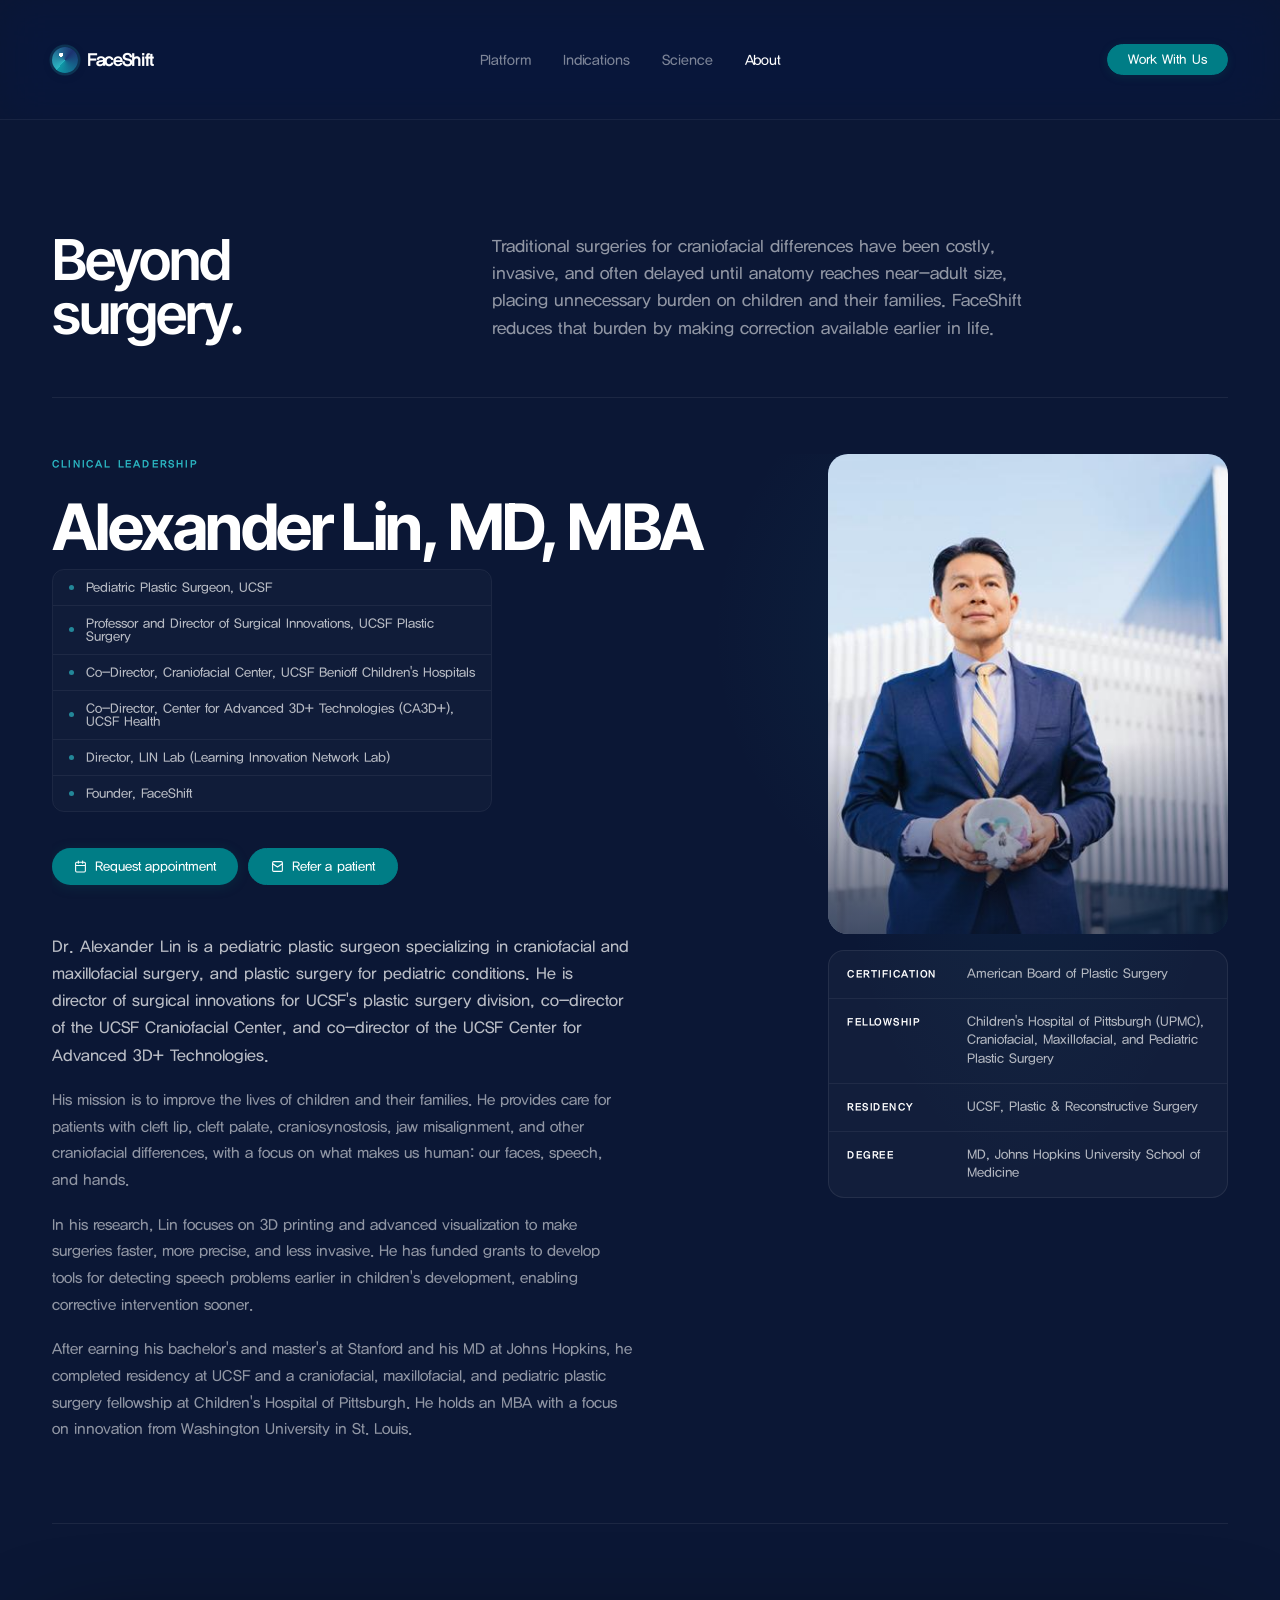
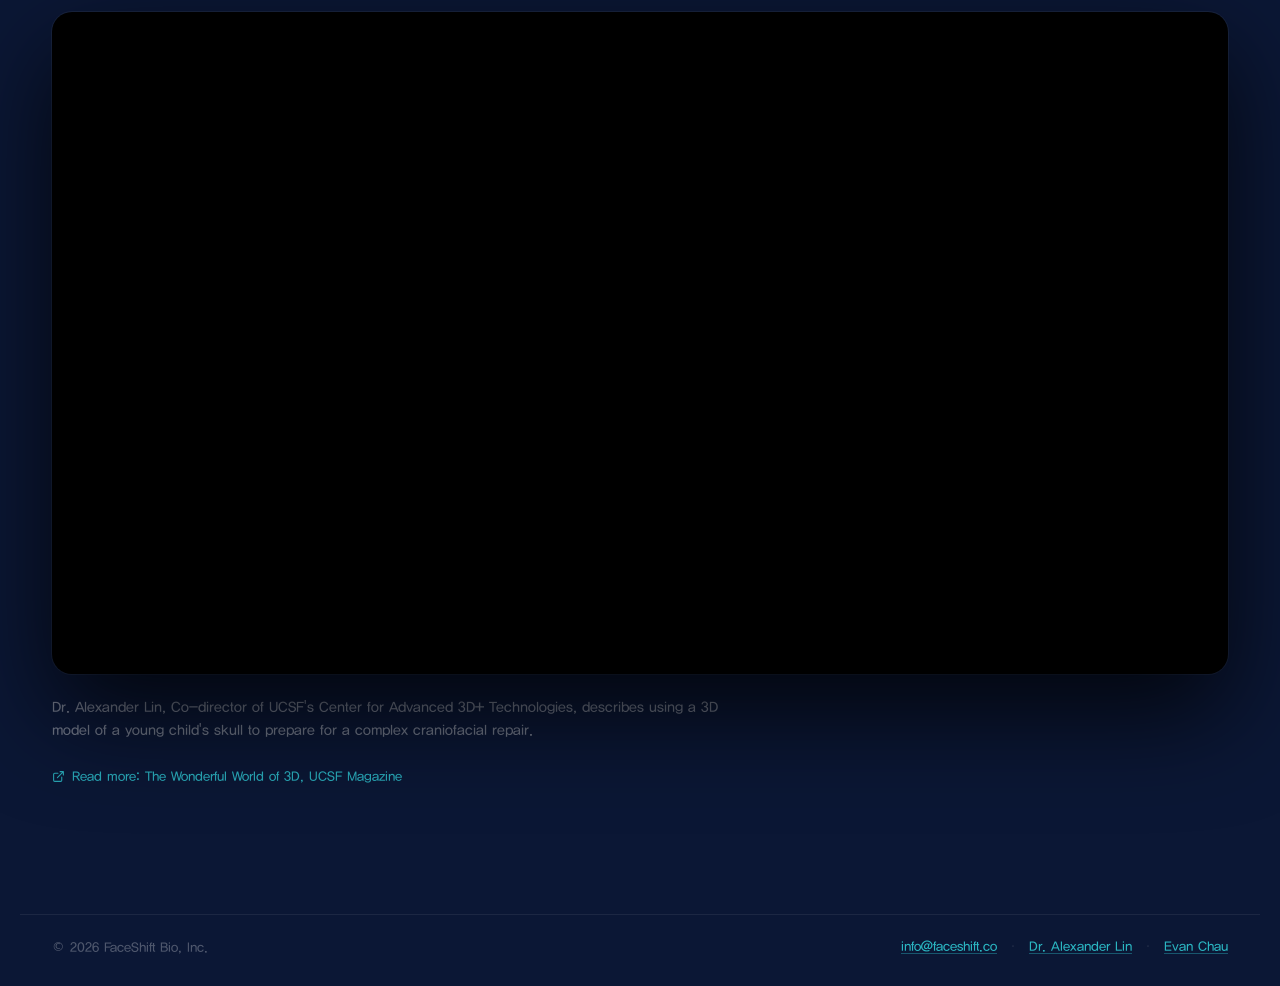
<file: project/about.html>
<!DOCTYPE html>
<html lang="en">
<head>
  <meta charset="UTF-8" />
  <link rel="icon" type="image/png" sizes="32x32" href="favicon-32.png" />
  <link rel="icon" type="image/png" href="favicon.png" />
  <link rel="apple-touch-icon" href="apple-touch-icon.png" />
  <meta name="viewport" content="width=device-width, initial-scale=1.0" />
  <title>FaceShift · About</title>
  <link rel="preconnect" href="https://fonts.googleapis.com" />
  <link rel="preconnect" href="https://fonts.gstatic.com" crossorigin />
  <link href="https://fonts.googleapis.com/css2?family=Inter+Tight:wght@300;400;500;600;700&display=swap" rel="stylesheet" />
  <link rel="stylesheet" href="shared.css?v=faceshift-20260925" />
  <style>
    body { background: var(--navy-900); }

    /* ---- Nav overrides ----------------------------------------------------- */
    .nav {
      background: rgba(11, 23, 53, 0.75);
      border-bottom-color: rgba(255,255,255,0.06);
      backdrop-filter: blur(24px) saturate(180%);
      -webkit-backdrop-filter: blur(24px) saturate(180%);
    }
    .brand { color: #fff; }
    .nav-links a { color: rgba(255,255,255,0.48); }
    .nav-links a:hover, .nav-links a.active { color: #fff; }
    .nav-links a.active { font-weight: 500; }
    .nav-cta { background: var(--action-teal); border: 1px solid var(--action-teal); box-shadow: 0 2px 8px rgba(0,87,95,.24); }
    .nav-cta:hover { background: var(--action-teal-hover); border-color: var(--action-teal-hover); box-shadow: 0 4px 12px rgba(0,87,95,.3); }
    .module-head .kicker { color: var(--teal-400); }
    .module-head .title  { color: #fff; }
    .module-head .lede   { color: rgba(255,255,255,0.55); }
    .module-head { border-bottom-color: rgba(255,255,255,0.07); }
    footer { border-top-color: rgba(255,255,255,0.07); color: rgba(255,255,255,0.28); }
    footer .footer-contacts a { color: var(--teal-400); text-decoration-color: rgba(43,182,194,0.4); }
    footer .footer-contacts a:hover { color: #fff; text-decoration-color: rgba(255,255,255,0.6); }

    /* ---- Clinician hero ---------------------------------------------------- */

    .clinician-hero {
      position: relative;
      overflow: hidden;
    }

    /* Atmospheric background glow */
    .clinician-hero::before {
      content: '';
      position: absolute;
      right: -80px;
      top: -120px;
      width: 600px;
      height: 600px;
      background: radial-gradient(circle, rgba(43,182,194,0.09) 0%, transparent 70%);
      pointer-events: none;
    }

    .clinician-hero-grid {
      display: grid;
      grid-template-columns: 1fr 400px;
      gap: 80px;
      align-items: start;
      padding-bottom: 80px;
      margin-bottom: 80px;
      border-bottom: 1px solid rgba(255,255,255,0.07);
      position: relative;
    }

    /* ---- Left: text -------------------------------------------------------- */

    .clinician-left {}

    .clinician-kicker {
      display: inline-flex;
      align-items: center;
      gap: 8px;
      font-size: 10px;
      font-weight: 600;
      letter-spacing: 0.22em;
      text-transform: uppercase;
      color: var(--teal-400);
      margin: 0 0 28px;
    }

    .clinician-name {
      font-size: clamp(40px, 5vw, 68px);
      font-weight: 700;
      letter-spacing: -0.04em;
      line-height: 0.94;
      color: #fff;
      margin: 0 0 12px;
    }

    .clinician-creds {
      font-size: 15px;
      font-weight: 400;
      color: rgba(255,255,255,0.42);
      margin: 0 0 32px;
      letter-spacing: 0.02em;
    }

    /* Role pills */
    .clinician-roles {
      list-style: none;
      padding: 0;
      margin: 0 0 36px;
      display: flex;
      flex-direction: column;
      gap: 0;
      border: 1px solid rgba(255,255,255,0.07);
      border-radius: 12px;
      overflow: hidden;
      max-width: 440px;
    }

    .clinician-roles li {
      font-size: 13px;
      color: rgba(255,255,255,0.7);
      display: flex;
      align-items: center;
      gap: 12px;
      padding: 11px 16px;
      border-bottom: 1px solid rgba(255,255,255,0.06);
      background: rgba(255,255,255,0.02);
      transition: background 0.18s;
    }

    .clinician-roles li:last-child { border-bottom: none; }
    .clinician-roles li:hover { background: rgba(255,255,255,0.04); }

    .clinician-roles li .role-dot {
      width: 5px;
      height: 5px;
      border-radius: 50%;
      background: var(--teal-400);
      flex-shrink: 0;
      opacity: 0.7;
    }

    /* Buttons */
    .clinician-actions {
      display: flex;
      gap: 10px;
      flex-wrap: wrap;
      margin-bottom: 48px;
    }

    .clinician-btn {
      display: inline-flex;
      align-items: center;
      gap: 8px;
      padding: 11px 22px;
      border-radius: 999px;
      font-size: 13px;
      font-weight: 500;
      text-decoration: none;
      font-family: 'YDGothic 100 Pro', sans-serif;
      transition: transform 0.2s, box-shadow 0.2s, background 0.2s;
      letter-spacing: -0.005em;
    }

    .btn-teal {
      background: var(--action-teal);
      color: #fff;
      box-shadow: 0 2px 12px rgba(0,87,95,.28);
    }

    .btn-teal:hover {
      transform: translateY(-1px);
      background: var(--action-teal-hover);
      box-shadow: 0 6px 20px rgba(0,87,95,.36);
    }

    .btn-ghost {
      background: var(--action-teal);
      color: #fff;
      border: 1px solid var(--action-teal);
    }

    .btn-ghost:hover {
      background: var(--action-teal-hover);
      border-color: var(--action-teal-hover);
      transform: translateY(-1px);
    }

    /* Bio paragraphs */
    .clinician-bio-text {
      display: flex;
      flex-direction: column;
      gap: 18px;
      max-width: 580px;
    }

    .clinician-bio-text p {
      font-size: 15px;
      line-height: 1.78;
      color: rgba(255,255,255,0.55);
      margin: 0;
      text-wrap: pretty;
    }

    .clinician-bio-text p:first-child {
      font-size: 16px;
      color: rgba(255,255,255,0.72);
      font-weight: 400;
      line-height: 1.7;
    }

    /* ---- Right: photo + credentials --------------------------------------- */

    .clinician-right {
      position: relative;
    }

    /* Subtle glow behind photo */
    .clinician-right::before {
      content: '';
      position: absolute;
      inset: -30px;
      background: radial-gradient(ellipse at 50% 30%, rgba(43,182,194,0.07) 0%, transparent 65%);
      pointer-events: none;
      z-index: 0;
    }

    .clinician-photo-frame {
      position: relative;
      z-index: 1;
      border-radius: 20px;
      overflow: hidden;
      background: var(--navy-800);
    }

    /* Gradient fade at bottom of photo */
    .clinician-photo-frame::after {
      content: '';
      position: absolute;
      bottom: 0;
      left: 0;
      right: 0;
      height: 40%;
      background: linear-gradient(to top, rgba(11,23,53,0.65) 0%, transparent 100%);
      pointer-events: none;
    }

    .clinician-photo {
      width: 100%;
      height: 480px;
      object-fit: cover;
      object-position: top center;
      display: block;
    }

    /* Credentials card below photo */
    .cred-card {
      position: relative;
      z-index: 1;
      margin-top: 16px;
      background: rgba(255,255,255,0.03);
      border: 1px solid rgba(255,255,255,0.08);
      border-radius: 16px;
      overflow: hidden;
    }

    .cred-row {
      display: grid;
      grid-template-columns: 120px 1fr;
      gap: 0;
      padding: 14px 18px;
      border-bottom: 1px solid rgba(255,255,255,0.06);
      align-items: baseline;
    }

    .cred-row:last-child { border-bottom: none; }

    .cred-row-label {
      font-family: 'YDGothic 100 Pro', sans-serif;
      font-size: 9.5px;
      font-weight: 600;
      letter-spacing: 0.16em;
      text-transform: uppercase;
      color: #fff;
      padding-top: 1px;
    }

    .cred-row-value {
      font-size: 12.5px;
      color: rgba(255,255,255,0.68);
      line-height: 1.5;
    }

    /* ---- About / video ----------------------------------------------------- */

    .about-block {
      padding-top: 8px;
    }

    .video-embed {
      position: relative;
      width: 100%;
      aspect-ratio: 16 / 9;
      border-radius: 20px;
      overflow: hidden;
      background: #000;
      box-shadow:
        0 40px 100px rgba(0,0,0,0.75),
        0 0 0 1px rgba(255,255,255,0.06);
    }

    .video-embed iframe {
      position: absolute;
      inset: 0;
      width: 100%;
      height: 100%;
      border: none;
    }

    .video-caption {
      margin-top: 22px;
      font-size: 14px;
      line-height: 1.65;
      color: rgba(255,255,255,0.42);
      max-width: 680px;
    }

    .video-article-link {
      display: inline-flex;
      align-items: center;
      gap: 7px;
      margin-top: 14px;
      font-size: 12.5px;
      font-weight: 500;
      color: var(--teal-400);
      text-decoration: none;
      opacity: 0.85;
      transition: opacity 0.18s;
    }

    .video-article-link:hover { opacity: 1; }

    /* ---- Responsive -------------------------------------------------------- */

    @media (max-width: 960px) {
      .clinician-hero-grid {
        grid-template-columns: 1fr;
        gap: 48px;
      }
      .clinician-right::before { display: none; }
      .clinician-photo { height: 360px; }
      .clinician-roles { max-width: 100%; }
    }

    @media (max-width: 600px) {
      .clinician-actions { flex-direction: column; }
      .clinician-btn { justify-content: center; }
      .cred-row { grid-template-columns: 1fr; gap: 4px; }
    }
  </style>
</head>
<body>

<nav class="nav">
  <div class="nav-inner">
    <a class="brand" href="/">
      <div class="brand-mark" aria-hidden="true"></div>
      FaceShift
    </a>
    <div class="nav-links">
      <a href="/index.html">Platform</a>
      <a href="/indications.html">Indications</a>
      <a href="/science.html">Science</a>
      <a href="/about.html" class="active">About</a>
    </div>
    <a href="/contact.html" class="nav-cta">Work With Us</a>
  </div>
</nav>

<section class="module">

  <!-- Module header -->
  <div class="module-head">
    <div>
      <h2 class="title">Beyond surgery.</h2>
    </div>
    <p class="lede">Traditional surgeries for craniofacial differences have been costly, invasive, and often delayed until anatomy reaches near-adult size, placing unnecessary burden on children and their families. FaceShift reduces that burden by making correction available earlier in life.</p>
  </div>

  <!-- Dr. Lin clinician block -->
  <div class="clinician-hero">
    <div class="clinician-hero-grid">

      <!-- Left: text content -->
      <div class="clinician-left">

        <p class="clinician-kicker">Clinical Leadership</p>
        <h2 class="clinician-name">Alexander Lin, MD, MBA</h2>

        <ul class="clinician-roles">
          <li><span class="role-dot"></span>Pediatric Plastic Surgeon, UCSF</li>
          <li><span class="role-dot"></span>Professor and Director of Surgical Innovations, UCSF Plastic Surgery</li>
          <li><span class="role-dot"></span>Co-Director, Craniofacial Center, UCSF Benioff Children's Hospitals</li>
          <li><span class="role-dot"></span>Co-Director, Center for Advanced 3D+ Technologies (CA3D+), UCSF Health</li>
          <li><span class="role-dot"></span>Director, LIN Lab (Learning Innovation Network Lab)</li>
          <li><span class="role-dot"></span>Founder, FaceShift</li>
        </ul>

        <div class="clinician-actions">
          <a href="https://www.ucsfhealth.org/providers/dr-alexander-lin" target="_blank" rel="noopener" class="clinician-btn btn-teal">
            <svg width="13" height="13" viewBox="0 0 24 24" fill="none" stroke="currentColor" stroke-width="2" stroke-linecap="round" stroke-linejoin="round" aria-hidden="true"><path d="M8 2v4M16 2v4M3 10h18M5 4h14a2 2 0 0 1 2 2v14a2 2 0 0 1-2 2H5a2 2 0 0 1-2-2V6a2 2 0 0 1 2-2z"/></svg>
            Request appointment
          </a>
          <a href="mailto:info@faceshift.co" class="clinician-btn btn-ghost">
            <svg width="13" height="13" viewBox="0 0 24 24" fill="none" stroke="currentColor" stroke-width="2" stroke-linecap="round" stroke-linejoin="round" aria-hidden="true"><path d="M3 5a2 2 0 0 1 2-2h14a2 2 0 0 1 2 2v14a2 2 0 0 1-2 2H5a2 2 0 0 1-2-2V5z"/><path d="m3 7 9 6 9-6"/></svg>
            Refer a patient
          </a>
        </div>

        <div class="clinician-bio-text">
          <p>Dr. Alexander Lin is a pediatric plastic surgeon specializing in craniofacial and maxillofacial surgery, and plastic surgery for pediatric conditions. He is director of surgical innovations for UCSF's plastic surgery division, co-director of the UCSF Craniofacial Center, and co-director of the UCSF Center for Advanced 3D+ Technologies.</p>
          <p>His mission is to improve the lives of children and their families. He provides care for patients with cleft lip, cleft palate, craniosynostosis, jaw misalignment, and other craniofacial differences, with a focus on what makes us human: our faces, speech, and hands.</p>
          <p>In his research, Lin focuses on 3D printing and advanced visualization to make surgeries faster, more precise, and less invasive. He has funded grants to develop tools for detecting speech problems earlier in children's development, enabling corrective intervention sooner.</p>
          <p>After earning his bachelor's and master's at Stanford and his MD at Johns Hopkins, he completed residency at UCSF and a craniofacial, maxillofacial, and pediatric plastic surgery fellowship at Children's Hospital of Pittsburgh. He holds an MBA with a focus on innovation from Washington University in St. Louis.</p>
        </div>

      </div>

      <!-- Right: photo + credential card -->
      <div class="clinician-right">

        <div class="clinician-photo-frame">
          <img
            src="uploads/dr-lin.jpg"
            alt="Dr. Alexander Lin, MD, MBA, Pediatric Plastic Surgeon at UCSF"
            class="clinician-photo"
          />
        </div>

        <div class="cred-card">
          <div class="cred-row">
            <span class="cred-row-label">Certification</span>
            <span class="cred-row-value">American Board of Plastic Surgery</span>
          </div>
          <div class="cred-row">
            <span class="cred-row-label">Fellowship</span>
            <span class="cred-row-value">Children's Hospital of Pittsburgh (UPMC), Craniofacial, Maxillofacial, and Pediatric Plastic Surgery</span>
          </div>
          <div class="cred-row">
            <span class="cred-row-label">Residency</span>
            <span class="cred-row-value">UCSF, Plastic &amp; Reconstructive Surgery</span>
          </div>
          <div class="cred-row">
            <span class="cred-row-label">Degree</span>
            <span class="cred-row-value">MD, Johns Hopkins University School of Medicine</span>
          </div>
        </div>

      </div>

    </div>
  </div>

  <!-- Video -->
  <div class="about-block">
    <div class="video-embed">
      <iframe
        src="https://www.youtube.com/embed/znJ2HI2ecHI"
        title="Dr. Alexander Lin, 3D printing for craniofacial repair, UCSF"
        allow="accelerometer; autoplay; clipboard-write; encrypted-media; gyroscope; picture-in-picture; web-share"
        allowfullscreen
      ></iframe>
    </div>
    <p class="video-caption">
      Dr. Alexander Lin, Co-director of UCSF's Center for Advanced 3D+ Technologies, describes using a 3D model of a young child's skull to prepare for a complex craniofacial repair.
    </p>
    <a class="video-article-link" href="https://magazine.ucsf.edu/wonderful-world-3d" target="_blank" rel="noopener">
      <svg width="13" height="13" viewBox="0 0 24 24" fill="none" stroke="currentColor" stroke-width="2" stroke-linecap="round" stroke-linejoin="round" aria-hidden="true"><path d="M15 3h6v6M10 14 21 3M18 13v6a2 2 0 0 1-2 2H5a2 2 0 0 1-2-2V8a2 2 0 0 1 2-2h6"/></svg>
      Read more: The Wonderful World of 3D, UCSF Magazine
    </a>
  </div>

</section>

<footer>
  <span>© 2026 FaceShift Bio, Inc.</span>
  <span class="footer-contacts">
    <a href="mailto:info@faceshift.co">info@faceshift.co</a>
    <span class="footer-sep">·</span>
    <a href="mailto:ayl@faceshift.co">Dr. Alexander Lin</a>
    <span class="footer-sep">·</span>
    <a href="mailto:evan@faceshift.co">Evan Chau</a>
  </span>
</footer>

</body>
</html>
</file>
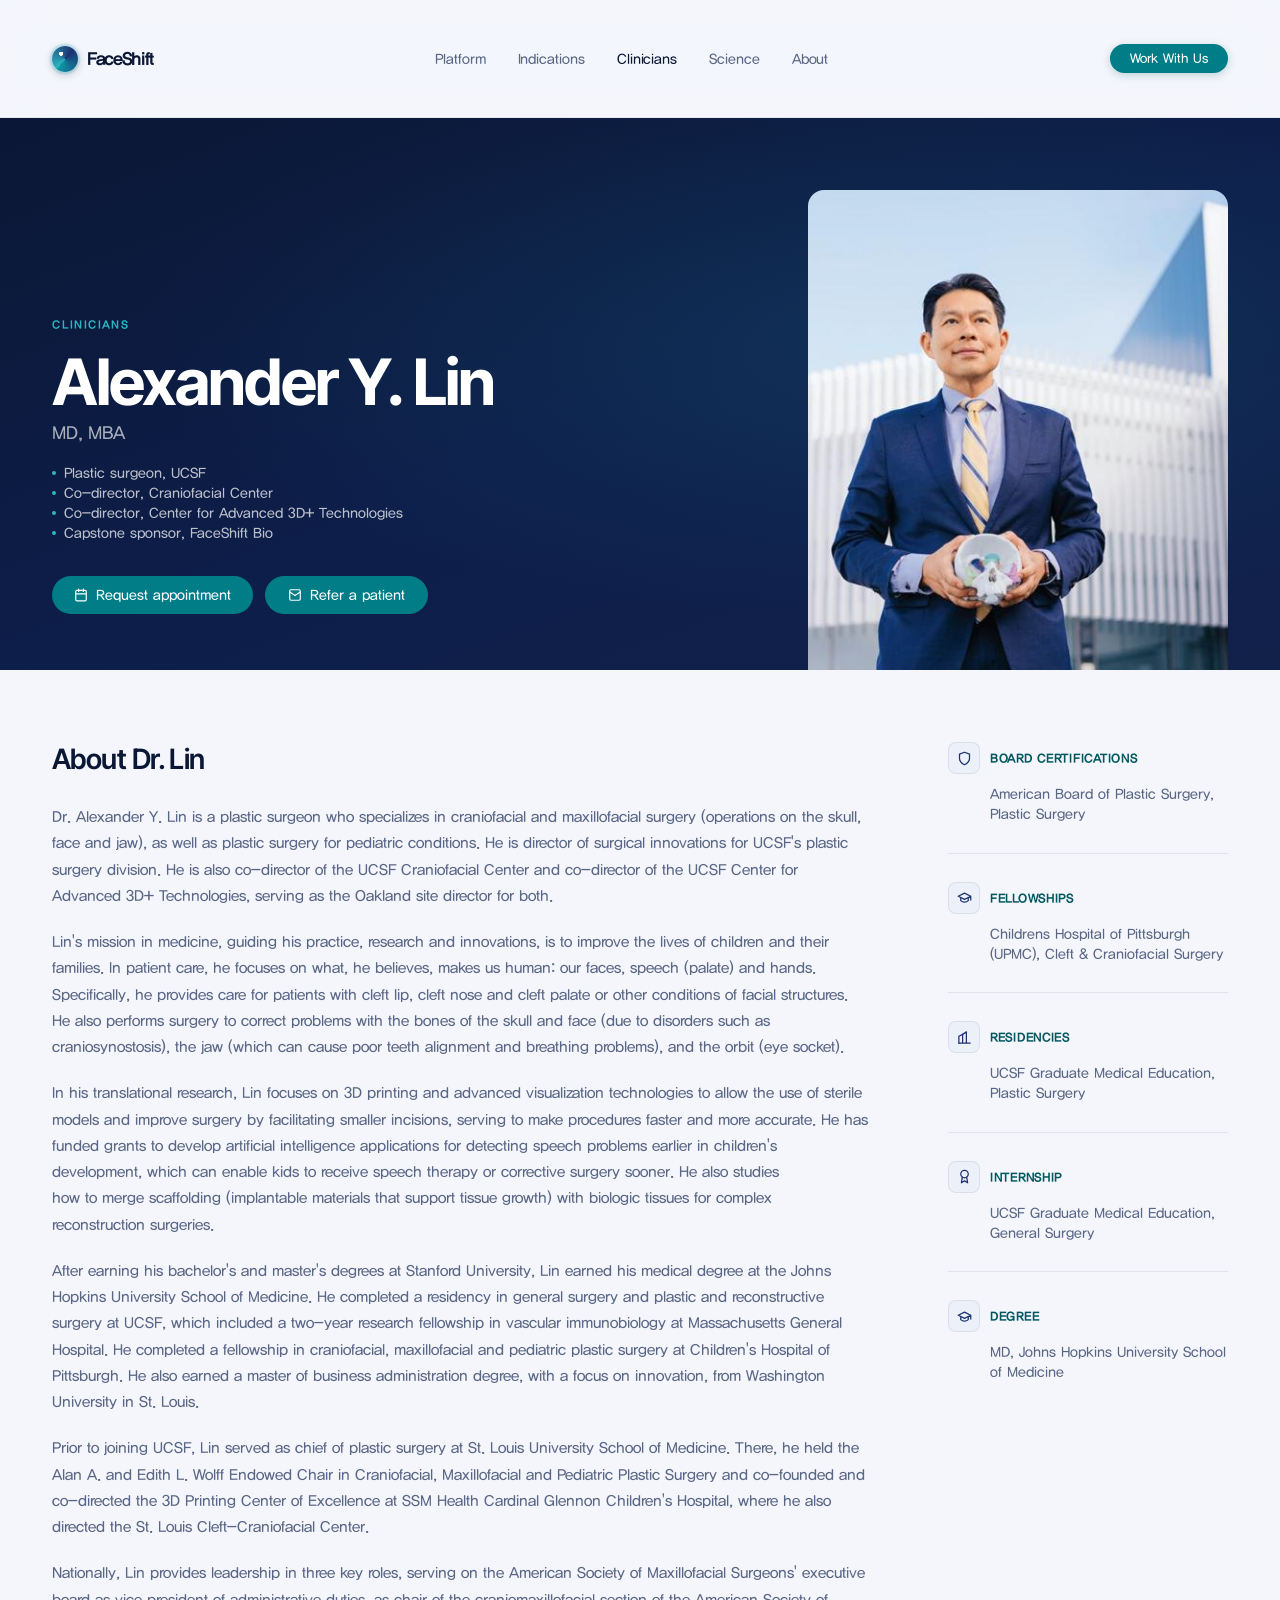
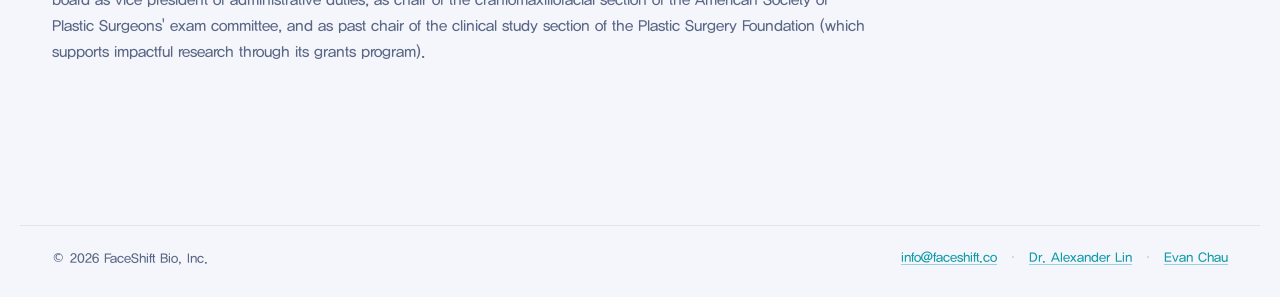
<file: project/clinicians.html>
<!DOCTYPE html>
<html lang="en">
<head>
  <meta charset="UTF-8" />
  <link rel="icon" type="image/png" sizes="32x32" href="favicon-32.png" />
  <link rel="icon" type="image/png" href="favicon.png" />
  <link rel="apple-touch-icon" href="apple-touch-icon.png" />
  <meta name="viewport" content="width=device-width, initial-scale=1.0" />
  <title>FaceShift · Clinicians</title>
  <link rel="preconnect" href="https://fonts.googleapis.com" />
  <link rel="preconnect" href="https://fonts.gstatic.com" crossorigin />
  <link href="https://fonts.googleapis.com/css2?family=Inter+Tight:wght@300;400;500;600;700&display=swap" rel="stylesheet" />
  <link rel="stylesheet" href="shared.css?v=faceshift-20260925" />
  <style>

    /* ---- Profile hero --------------------------------------------------- */

    .profile-hero {
      background: linear-gradient(160deg, var(--navy-900) 0%, #0d1e4a 55%, var(--navy-800) 100%);
      position: relative;
      overflow: hidden;
    }

    .profile-hero-inner {
      max-width: 1240px;
      margin: 0 auto;
      padding: 72px 32px 0;
      display: grid;
      grid-template-columns: 1fr 420px;
      align-items: end;
      gap: 64px;
      min-height: 460px;
    }

    /* Subtle background texture */
    .profile-hero::before {
      content: '';
      position: absolute;
      inset: 0;
      background: radial-gradient(ellipse at 70% 40%, rgba(43,182,194,0.12) 0%, transparent 60%);
      pointer-events: none;
    }

    .profile-info {
      position: relative;
      z-index: 1;
      padding-bottom: 56px;
    }

    .profile-kicker {
      font-size: 11px;
      font-weight: 600;
      letter-spacing: 0.18em;
      text-transform: uppercase;
      color: var(--teal-400);
      margin: 0 0 20px;
    }

    .profile-name {
      font-size: clamp(40px, 5vw, 64px);
      font-weight: 700;
      letter-spacing: -0.03em;
      line-height: 1.0;
      color: #fff;
      margin: 0 0 10px;
    }

    .profile-credentials {
      font-size: 18px;
      font-weight: 400;
      color: rgba(255,255,255,0.65);
      margin: 0 0 24px;
      letter-spacing: -0.01em;
    }

    .profile-roles {
      list-style: none;
      padding: 0;
      margin: 0 0 36px;
      display: flex;
      flex-direction: column;
      gap: 6px;
    }

    .profile-roles li {
      font-size: 14px;
      color: rgba(255,255,255,0.72);
      display: flex;
      align-items: center;
      gap: 8px;
    }

    .profile-roles li::before {
      content: '';
      width: 4px;
      height: 4px;
      border-radius: 50%;
      background: var(--teal-400);
      flex-shrink: 0;
    }

    .profile-actions {
      display: flex;
      gap: 12px;
      flex-wrap: wrap;
    }

    .profile-btn {
      display: inline-flex;
      align-items: center;
      gap: 8px;
      padding: 11px 22px;
      border-radius: 999px;
      font-size: 13.5px;
      font-weight: 500;
      text-decoration: none;
      transition: opacity 0.2s, transform 0.2s;
      cursor: pointer;
      border: none;
      font-family: 'YDGothic 100 Pro', sans-serif;
    }

    .profile-btn:hover { background: var(--action-teal-hover); transform: translateY(-1px); }

    .btn-primary {
      background: var(--action-teal);
      color: #fff;
    }

    .btn-outline {
      background: var(--action-teal);
      color: #fff;
      border: 1px solid var(--action-teal);
    }

    .profile-photo-wrap {
      position: relative;
      z-index: 1;
      align-self: end;
    }

    .profile-photo {
      width: 100%;
      max-width: 420px;
      height: 480px;
      object-fit: cover;
      object-position: top center;
      display: block;
      border-radius: 16px 16px 0 0;
    }

    /* ---- Profile body --------------------------------------------------- */

    .profile-body {
      max-width: 1240px;
      margin: 0 auto;
      padding: 72px 32px 80px;
      display: grid;
      grid-template-columns: 1fr 280px;
      gap: 80px;
      align-items: start;
    }

    /* ---- Bio ------------------------------------------------------------ */

    .bio-section h2 {
      font-size: 28px;
      font-weight: 600;
      letter-spacing: -0.02em;
      color: var(--navy-900);
      margin: 0 0 28px;
    }

    .bio-section p {
      font-size: 15px;
      line-height: 1.75;
      color: var(--ink-muted);
      margin: 0 0 20px;
      text-wrap: pretty;
    }

    .bio-section p:last-child { margin-bottom: 0; }

    /* ---- Sidebar credentials -------------------------------------------- */

    .cred-sidebar {
      position: sticky;
      top: 96px;
      display: flex;
      flex-direction: column;
      gap: 28px;
    }

    .cred-block {}

    .cred-block-header {
      display: flex;
      align-items: center;
      gap: 10px;
      margin-bottom: 10px;
    }

    .cred-icon {
      width: 32px;
      height: 32px;
      border-radius: 8px;
      background: var(--bg-soft);
      border: 1px solid var(--rule);
      display: flex;
      align-items: center;
      justify-content: center;
      color: var(--navy-700);
      flex-shrink: 0;
    }

    .cred-label {
      font-family: 'YDGothic 100 Pro', sans-serif;
      font-size: 12px;
      font-weight: 600;
      letter-spacing: 0.06em;
      text-transform: uppercase;
      color: #00575f;
    }

    .cred-values {
      padding-left: 42px;
      display: flex;
      flex-direction: column;
      gap: 4px;
    }

    .cred-value {
      font-size: 13.5px;
      color: var(--ink-muted);
      line-height: 1.5;
    }

    .cred-divider {
      height: 1px;
      background: var(--rule);
    }

    /* ---- Responsive ----------------------------------------------------- */

    @media (max-width: 960px) {
      .profile-hero-inner {
        grid-template-columns: 1fr;
        min-height: auto;
        padding-bottom: 0;
        gap: 32px;
      }
      .profile-photo { height: 340px; border-radius: 12px 12px 0 0; max-width: 100%; }
      .profile-info  { padding-bottom: 0; }
      .profile-body  { grid-template-columns: 1fr; gap: 48px; }
      .cred-sidebar  { position: static; }
    }

    @media (max-width: 600px) {
      .profile-hero-inner { padding: 48px 20px 0; }
      .profile-body { padding: 48px 20px 60px; }
      .profile-actions { flex-direction: column; }
      .profile-btn { justify-content: center; }
    }

  </style>
</head>
<body>

<nav class="nav">
  <div class="nav-inner">
    <a class="brand" href="/">
      <div class="brand-mark" aria-hidden="true"></div>
      FaceShift
    </a>
    <div class="nav-links">
      <a href="/index.html">Platform</a>
      <a href="/indications.html">Indications</a>
      <a href="/clinicians.html" class="active">Clinicians</a>
      <a href="/science.html">Science</a>
      <a href="/about.html">About</a>
    </div>
    <a href="/contact.html" class="nav-cta">Work With Us</a>
  </div>
</nav>

<!-- Profile hero -->
<div class="profile-hero">
  <div class="profile-hero-inner">

    <div class="profile-info">
      <p class="profile-kicker">Clinicians</p>
      <h1 class="profile-name">Alexander Y. Lin</h1>
      <p class="profile-credentials">MD, MBA</p>
      <ul class="profile-roles">
        <li>Plastic surgeon, UCSF</li>
        <li>Co-director, Craniofacial Center</li>
        <li>Co-director, Center for Advanced 3D+ Technologies</li>
        <li>Capstone sponsor, FaceShift Bio</li>
      </ul>
      <div class="profile-actions">
        <a href="https://www.ucsfhealth.org/providers/dr-alexander-lin" target="_blank" rel="noopener" class="profile-btn btn-primary">
          <svg width="14" height="14" viewBox="0 0 24 24" fill="none" stroke="currentColor" stroke-width="2" stroke-linecap="round" stroke-linejoin="round" aria-hidden="true"><path d="M8 2v4M16 2v4M3 10h18M5 4h14a2 2 0 0 1 2 2v14a2 2 0 0 1-2 2H5a2 2 0 0 1-2-2V6a2 2 0 0 1 2-2z"/></svg>
          Request appointment
        </a>
        <a href="mailto:info@faceshift.co" class="profile-btn btn-outline">
          <svg width="14" height="14" viewBox="0 0 24 24" fill="none" stroke="currentColor" stroke-width="2" stroke-linecap="round" stroke-linejoin="round" aria-hidden="true"><path d="M3 5a2 2 0 0 1 2-2h14a2 2 0 0 1 2 2v14a2 2 0 0 1-2 2H5a2 2 0 0 1-2-2V5z"/><path d="m3 7 9 6 9-6"/></svg>
          Refer a patient
        </a>
      </div>
    </div>

    <div class="profile-photo-wrap">
      <img
        src="uploads/dr-lin.jpg"
        alt="Dr. Alexander Y. Lin, MD MBA, Plastic and craniofacial surgeon at UCSF"
        class="profile-photo"
      />
    </div>

  </div>
</div>

<!-- Profile body -->
<div class="profile-body">

  <!-- Biography -->
  <div class="bio-section">
    <h2>About Dr. Lin</h2>

    <p>Dr. Alexander Y. Lin is a plastic surgeon who specializes in craniofacial and maxillofacial surgery (operations on the skull, face and jaw), as well as plastic surgery for pediatric conditions. He is director of surgical innovations for UCSF's plastic surgery division. He is also co-director of the UCSF Craniofacial Center and co-director of the UCSF Center for Advanced 3D+ Technologies, serving as the Oakland site director for both.</p>

    <p>Lin's mission in medicine, guiding his practice, research and innovations, is to improve the lives of children and their families. In patient care, he focuses on what, he believes, makes us human: our faces, speech (palate) and hands. Specifically, he provides care for patients with cleft lip, cleft nose and cleft palate or other conditions of facial structures. He also performs surgery to correct problems with the bones of the skull and face (due to disorders such as craniosynostosis), the jaw (which can cause poor teeth alignment and breathing problems), and the orbit (eye socket).</p>

    <p>In his translational research, Lin focuses on 3D printing and advanced visualization technologies to allow the use of sterile models and improve surgery by facilitating smaller incisions, serving to make procedures faster and more accurate. He has funded grants to develop artificial intelligence applications for detecting speech problems earlier in children's development, which can enable kids to receive speech therapy or corrective surgery sooner. He also studies how to merge scaffolding (implantable materials that support tissue growth) with biologic tissues for complex reconstruction surgeries.</p>

    <p>After earning his bachelor's and master's degrees at Stanford University, Lin earned his medical degree at the Johns Hopkins University School of Medicine. He completed a residency in general surgery and plastic and reconstructive surgery at UCSF, which included a two-year research fellowship in vascular immunobiology at Massachusetts General Hospital. He completed a fellowship in craniofacial, maxillofacial and pediatric plastic surgery at Children's Hospital of Pittsburgh. He also earned a master of business administration degree, with a focus on innovation, from Washington University in St. Louis.</p>

    <p>Prior to joining UCSF, Lin served as chief of plastic surgery at St. Louis University School of Medicine. There, he held the Alan A. and Edith L. Wolff Endowed Chair in Craniofacial, Maxillofacial and Pediatric Plastic Surgery and co-founded and co-directed the 3D Printing Center of Excellence at SSM Health Cardinal Glennon Children's Hospital, where he also directed the St. Louis Cleft-Craniofacial Center.</p>

    <p>Nationally, Lin provides leadership in three key roles, serving on the American Society of Maxillofacial Surgeons' executive board as vice president of administrative duties, as chair of the craniomaxillofacial section of the American Society of Plastic Surgeons' exam committee, and as past chair of the clinical study section of the Plastic Surgery Foundation (which supports impactful research through its grants program).</p>
  </div>

  <!-- Credentials sidebar -->
  <aside class="cred-sidebar">

    <div class="cred-block">
      <div class="cred-block-header">
        <div class="cred-icon">
          <svg width="15" height="15" viewBox="0 0 24 24" fill="none" stroke="currentColor" stroke-width="2" stroke-linecap="round" stroke-linejoin="round"><path d="M12 22s8-4 8-10V5l-8-3-8 3v7c0 6 8 10 8 10z"/></svg>
        </div>
        <span class="cred-label">Board Certifications</span>
      </div>
      <div class="cred-values">
        <span class="cred-value">American Board of Plastic Surgery, Plastic Surgery</span>
      </div>
    </div>

    <div class="cred-divider"></div>

    <div class="cred-block">
      <div class="cred-block-header">
        <div class="cred-icon">
          <svg width="15" height="15" viewBox="0 0 24 24" fill="none" stroke="currentColor" stroke-width="2" stroke-linecap="round" stroke-linejoin="round"><path d="M22 10v6M2 10l10-5 10 5-10 5z"/><path d="M6 12v5c3 3 9 3 12 0v-5"/></svg>
        </div>
        <span class="cred-label">Fellowships</span>
      </div>
      <div class="cred-values">
        <span class="cred-value">Childrens Hospital of Pittsburgh (UPMC), Cleft &amp; Craniofacial Surgery</span>
      </div>
    </div>

    <div class="cred-divider"></div>

    <div class="cred-block">
      <div class="cred-block-header">
        <div class="cred-icon">
          <svg width="15" height="15" viewBox="0 0 24 24" fill="none" stroke="currentColor" stroke-width="2" stroke-linecap="round" stroke-linejoin="round"><path d="M3 21h18M9 21V7l6-4v18"/><path d="M3 21V10l6-3"/></svg>
        </div>
        <span class="cred-label">Residencies</span>
      </div>
      <div class="cred-values">
        <span class="cred-value">UCSF Graduate Medical Education, Plastic Surgery</span>
      </div>
    </div>

    <div class="cred-divider"></div>

    <div class="cred-block">
      <div class="cred-block-header">
        <div class="cred-icon">
          <svg width="15" height="15" viewBox="0 0 24 24" fill="none" stroke="currentColor" stroke-width="2" stroke-linecap="round" stroke-linejoin="round"><circle cx="12" cy="8" r="6"/><path d="M15.477 12.89 17 22l-5-3-5 3 1.523-9.11"/></svg>
        </div>
        <span class="cred-label">Internship</span>
      </div>
      <div class="cred-values">
        <span class="cred-value">UCSF Graduate Medical Education, General Surgery</span>
      </div>
    </div>

    <div class="cred-divider"></div>

    <div class="cred-block">
      <div class="cred-block-header">
        <div class="cred-icon">
          <svg width="15" height="15" viewBox="0 0 24 24" fill="none" stroke="currentColor" stroke-width="2" stroke-linecap="round" stroke-linejoin="round"><path d="M22 10v6M2 10l10-5 10 5-10 5z"/><path d="M6 12v5c3 3 9 3 12 0v-5"/></svg>
        </div>
        <span class="cred-label">Degree</span>
      </div>
      <div class="cred-values">
        <span class="cred-value">MD, Johns Hopkins University School of Medicine</span>
      </div>
    </div>

  </aside>

</div>

<footer>
  <span>© 2026 FaceShift Bio, Inc.</span>
  <span class="footer-contacts">
    <a href="mailto:info@faceshift.co">info@faceshift.co</a>
    <span class="footer-sep">·</span>
    <a href="mailto:ayl@faceshift.co">Dr. Alexander Lin</a>
    <span class="footer-sep">·</span>
    <a href="mailto:evan@faceshift.co">Evan Chau</a>
  </span>
</footer>

</body>
</html>
</file>
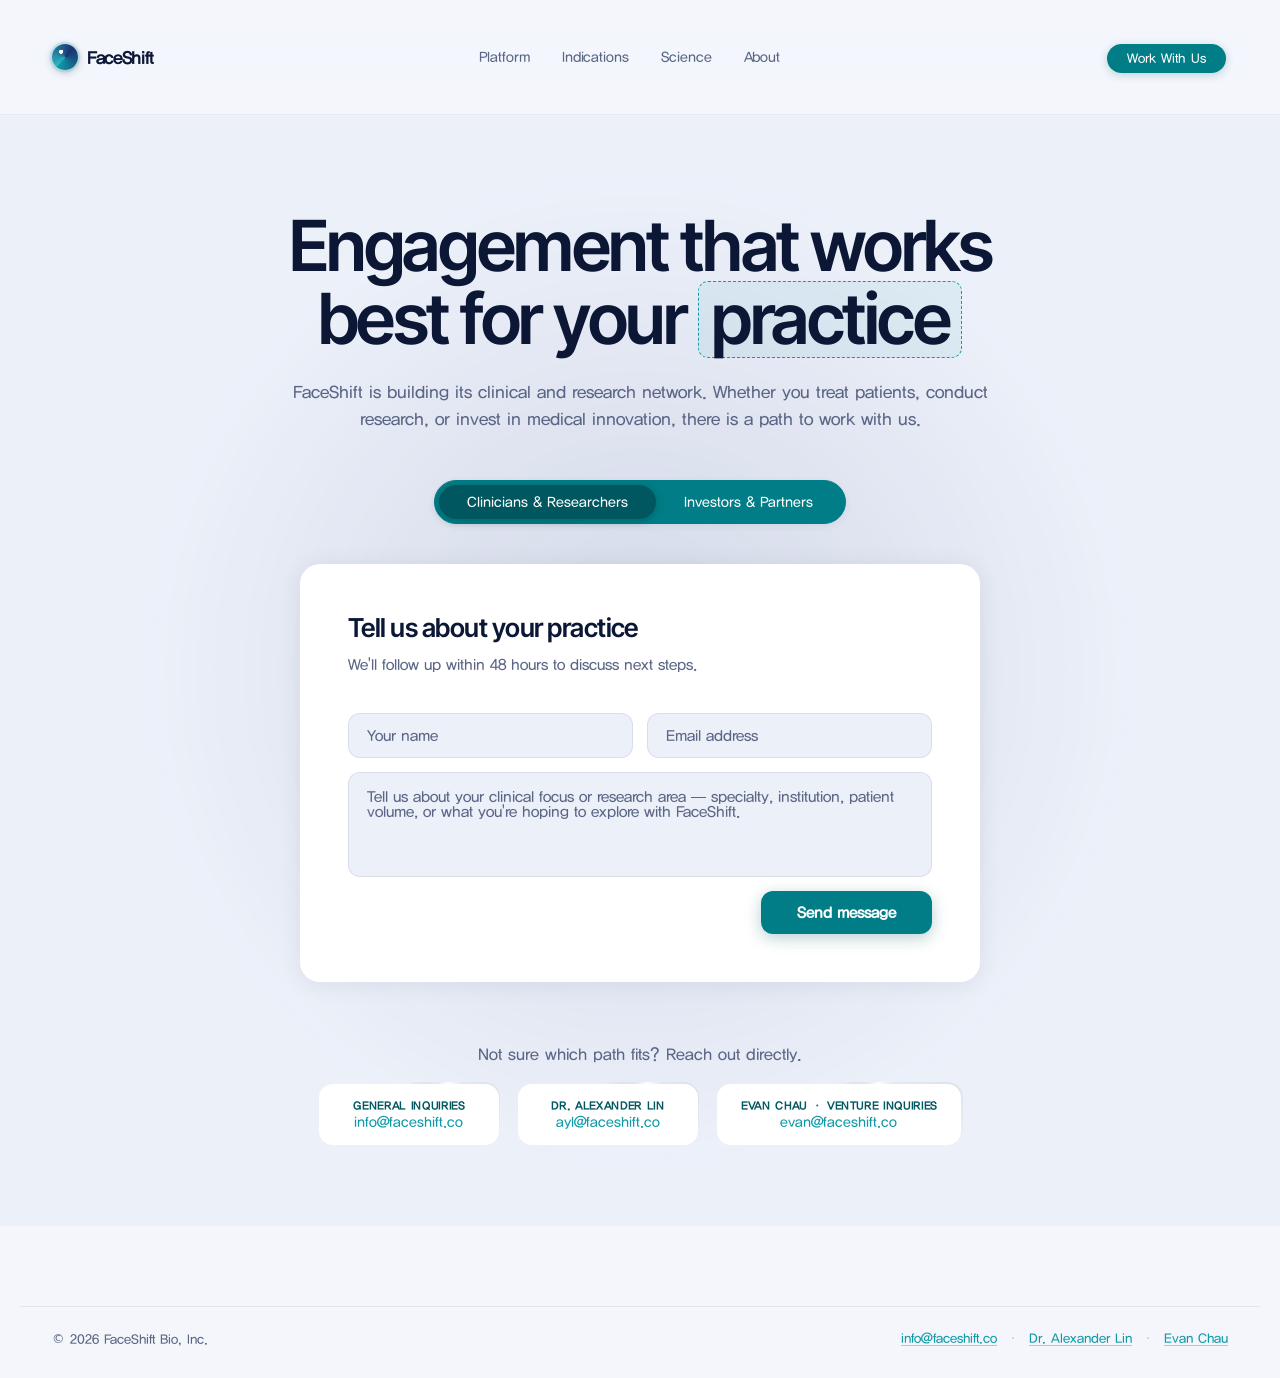
<file: project/contact.html>
<!DOCTYPE html>
<html lang="en">
<head>
  <meta charset="UTF-8" />
  <link rel="icon" type="image/png" sizes="32x32" href="favicon-32.png" />
  <link rel="icon" type="image/png" href="favicon.png" />
  <link rel="apple-touch-icon" href="apple-touch-icon.png" />
  <meta name="viewport" content="width=device-width, initial-scale=1.0" />
  <title>FaceShift · Work With Us</title>
  <link rel="preconnect" href="https://fonts.googleapis.com" />
  <link rel="preconnect" href="https://fonts.gstatic.com" crossorigin />
  <link href="https://fonts.googleapis.com/css2?family=Inter+Tight:wght@300;400;500;600;700&display=swap" rel="stylesheet" />
  <link rel="stylesheet" href="shared.css?v=faceshift-20260925" />
  <style>

    /* ---- Page wrapper --------------------------------------------------- */

    .contact-page {
      position: relative;
      min-height: 100vh;
      background: var(--bg-soft);
      overflow: hidden;
    }

    /* Radial glow, ported from component's inline style */
    .contact-page::before {
      content: '';
      position: absolute;
      top: 0;
      left: 10%;
      right: 10%;
      width: 80%;
      height: 100%;
      background: radial-gradient(circle at center, #1c3270 0%, transparent 65%);
      opacity: 0.12;
      mix-blend-mode: multiply;
      pointer-events: none;
      z-index: 0;
    }

    .contact-inner {
      position: relative;
      z-index: 1;
      max-width: 1240px;
      margin: 0 auto;
      padding: 96px 32px 80px;
    }

    /* ---- Heading block -------------------------------------------------- */

    .contact-head {
      text-align: center;
      max-width: 720px;
      margin: 0 auto 48px;
    }

    .contact-head h2 {
      font-size: clamp(40px, 5.5vw, 72px);
      line-height: 1.0;
      letter-spacing: -0.035em;
      font-weight: 600;
      color: var(--navy-900);
      margin: 0 0 20px;
      text-wrap: balance;
    }

    .contact-head h2 .highlight {
      display: inline-block;
      border: 1px dashed var(--teal-500);
      padding: 2px 12px;
      border-radius: 10px;
      background: rgba(14, 154, 167, 0.07);
      color: var(--navy-900);
    }

    .contact-head p {
      font-size: 17px;
      line-height: 1.6;
      color: var(--ink-muted);
      margin: 0;
      text-wrap: pretty;
    }

    /* ---- Scroll reveal -------------------------------------------------- */

    .reveal {
      opacity: 0;
      transform: translateY(20px);
      filter: blur(6px);
      transition: opacity 0.5s ease, transform 0.5s ease, filter 0.5s ease;
    }

    .reveal.visible {
      opacity: 1;
      transform: translateY(0);
      filter: blur(0);
    }

    /* ---- Toggle switch -------------------------------------------------- */

    .toggle-wrap-outer {
      display: flex;
      justify-content: center;
      margin-bottom: 40px;
    }

    .toggle-wrap {
      position: relative;
      display: inline-flex;
      background: var(--action-teal);
      border: 1px solid var(--action-teal);
      border-radius: 999px;
      padding: 4px;
      box-shadow: 0 2px 8px rgba(11,23,53,0.06);
    }

    .toggle-indicator {
      position: absolute;
      top: 4px;
      bottom: 4px;
      border-radius: 999px;
      background: var(--action-teal-active);
      box-shadow: 0 2px 8px rgba(0,55,61,0.32);
      transition: transform 0.38s cubic-bezier(0.34, 1.4, 0.64, 1),
                  width 0.38s cubic-bezier(0.34, 1.4, 0.64, 1);
      z-index: 0;
      left: 4px;
    }

    .toggle-btn {
      position: relative;
      z-index: 1;
      padding: 10px 28px;
      border-radius: 999px;
      border: none;
      background: transparent;
      font-family: 'YDGothic 100 Pro', sans-serif;
      font-size: 14px;
      font-weight: 500;
      cursor: pointer;
      color: #fff;
      transition: color 0.2s;
      white-space: nowrap;
    }

    .toggle-btn.active { color: #fff; }

    /* ---- Cards grid ----------------------------------------------------- */

    .cards-grid {
      display: grid;
      grid-template-columns: repeat(3, 1fr);
      gap: 20px;
    }

    .plan-card {
      background: #fff;
      border: 1px solid var(--rule);
      border-radius: 20px;
      overflow: hidden;
      display: flex;
      flex-direction: column;
      transition: transform 0.35s cubic-bezier(0.2,0.8,0.2,1), box-shadow 0.35s;
    }

    .plan-card:hover {
      transform: translateY(-4px);
      box-shadow: 0 16px 48px rgba(11,23,53,0.1);
    }

    .plan-card.popular {
      border-color: var(--navy-700);
      box-shadow: 0 0 0 2px var(--navy-700);
    }

    .card-header {
      padding: 32px 28px 24px;
    }

    .card-name-row {
      display: flex;
      align-items: flex-start;
      justify-content: space-between;
      margin-bottom: 10px;
    }

    .card-name {
      font-size: 26px;
      font-weight: 600;
      letter-spacing: -0.02em;
      color: var(--navy-900);
      margin: 0;
    }

    .popular-badge {
      font-family: 'YDGothic 100 Pro', sans-serif;
      font-size: 10px;
      font-weight: 600;
      letter-spacing: 0.1em;
      text-transform: uppercase;
      background: #00575f;
      color: #fff;
      padding: 4px 10px;
      border-radius: 999px;
      white-space: nowrap;
      flex-shrink: 0;
    }

    .card-desc {
      font-size: 13.5px;
      line-height: 1.6;
      color: var(--ink-muted);
      margin: 0 0 24px;
    }

    .card-cta {
      display: block;
      width: 100%;
      padding: 14px;
      border-radius: 12px;
      border: none;
      font-family: 'YDGothic 100 Pro', sans-serif;
      font-size: 15px;
      font-weight: 600;
      cursor: pointer;
      text-align: center;
      text-decoration: none;
      transition: opacity 0.2s, transform 0.2s;
    }

    .card-cta:hover { background: var(--action-teal-hover); transform: translateY(-1px); }

    .cta-outline {
      background: var(--action-teal);
      color: #fff;
      box-shadow: 0 4px 16px rgba(0,87,95,.28);
    }

    .cta-popular {
      background: var(--action-teal);
      color: #fff;
      box-shadow: 0 4px 16px rgba(0,87,95,.28);
    }

    /* ---- Card body ------------------------------------------------------ */

    .card-body {
      padding: 0 28px 28px;
      flex: 1;
      display: flex;
      flex-direction: column;
    }

    .features-list {
      list-style: none;
      padding: 20px 0;
      margin: 0;
      border-top: 1px solid var(--rule);
      display: flex;
      flex-direction: column;
      gap: 12px;
    }

    .features-list li {
      display: flex;
      align-items: center;
      gap: 12px;
      font-size: 13.5px;
      color: var(--ink-muted);
    }

    .feat-icon {
      width: 32px;
      height: 32px;
      border-radius: 8px;
      background: var(--bg-soft);
      border: 1px solid var(--rule);
      display: flex;
      align-items: center;
      justify-content: center;
      flex-shrink: 0;
      color: var(--navy-700);
    }

    .plan-card.popular .feat-icon {
      background: rgba(14,154,167,0.08);
      border-color: rgba(14,154,167,0.2);
      color: var(--teal-500);
    }

    .includes-block {
      margin-top: auto;
      padding-top: 20px;
      border-top: 1px solid var(--rule);
    }

    .includes-label {
      font-size: 13px;
      font-weight: 600;
      color: var(--navy-900);
      margin: 0 0 12px;
    }

    .includes-list {
      list-style: none;
      padding: 0;
      margin: 0;
      display: flex;
      flex-direction: column;
      gap: 10px;
    }

    .includes-list li {
      display: flex;
      align-items: center;
      gap: 10px;
      font-size: 13px;
      color: var(--ink-muted);
    }

    .check-icon {
      width: 22px;
      height: 22px;
      border-radius: 50%;
      background: rgba(14,154,167,0.1);
      border: 1px solid rgba(14,154,167,0.35);
      display: flex;
      align-items: center;
      justify-content: center;
      flex-shrink: 0;
      color: var(--teal-500);
    }

    /* ---- Glint animation ------------------------------------------------ */

    @property --glint-angle {
      syntax: '<angle>';
      initial-value: 0deg;
      inherits: false;
    }

    @keyframes cardGlint {
      to { --glint-angle: 360deg; }
    }

    /* ---- Nav CTA glint wrapper ------------------------------------------ */

    .nav-cta-glint {
      position: relative;
      border-radius: 999px;
      padding: 2px;
      display: inline-block;
    }

    .nav-cta-glint::before {
      content: '';
      position: absolute;
      inset: 0;
      border-radius: 999px;
      background: conic-gradient(
        from var(--glint-angle),
        transparent 0deg,
        rgba(180,190,200,0.25) 28deg,
        rgba(220,230,240,0.65) 44deg,
        rgba(255,255,255,0.95) 52deg,
        rgba(220,230,240,0.65) 60deg,
        rgba(180,190,200,0.25) 76deg,
        transparent 104deg
      );
      animation: cardGlint 2.6s linear infinite;
      z-index: 0;
    }

    .nav-cta-glint .nav-cta {
      position: relative;
      z-index: 1;
    }

    /* ---- Form module ---------------------------------------------------- */

    .contact-form-module {
      max-width: 680px;
      margin: 0 auto;
      background: #fff;
      border-radius: 20px;
      padding: 48px;
      box-shadow: 0 2px 24px rgba(11,23,53,0.07);
    }

    .form-module-title {
      font-size: 26px;
      font-weight: 600;
      letter-spacing: -0.02em;
      color: var(--navy-900);
      margin: 0 0 10px;
    }

    .form-module-sub {
      font-size: 15px;
      color: var(--ink-muted);
      margin: 0 0 36px;
      line-height: 1.6;
    }

    .contact-form { display: flex; flex-direction: column; gap: 14px; }

    .form-row {
      display: grid;
      grid-template-columns: 1fr 1fr;
      gap: 14px;
    }

    .contact-form input,
    .contact-form textarea {
      font-family: 'YDGothic 100 Pro', sans-serif;
      font-size: 15px;
      color: var(--navy-900);
      background: var(--bg-soft);
      border: 1px solid var(--rule);
      border-radius: 12px;
      padding: 14px 18px;
      width: 100%;
      outline: none;
      transition: border-color 0.2s, box-shadow 0.2s;
      resize: none;
    }

    .contact-form input::placeholder,
    .contact-form textarea::placeholder { color: var(--ink-muted); }

    .contact-form input:focus,
    .contact-form textarea:focus {
      border-color: var(--teal-400);
      box-shadow: 0 0 0 3px rgba(43,182,194,0.12);
    }

    .form-submit {
      align-self: flex-end;
      background: var(--action-teal);
      color: #fff;
      border: none;
      border-radius: 12px;
      padding: 14px 36px;
      font-family: 'YDGothic 100 Pro', sans-serif;
      font-size: 15px;
      font-weight: 600;
      cursor: pointer;
      transition: background 0.2s, transform 0.2s, box-shadow 0.2s;
      box-shadow: 0 4px 16px rgba(0,87,95,.28);
    }

    .form-submit:hover {
      background: var(--action-teal-hover);
      transform: translateY(-1px);
      box-shadow: 0 8px 24px rgba(0,87,95,.34);
    }

    .form-submit:disabled {
      background: var(--action-teal);
      opacity: 1;
      cursor: not-allowed;
      transform: none;
    }

    .form-success {
      display: flex;
      align-items: center;
      gap: 12px;
      padding: 20px 24px;
      border-radius: 12px;
      background: rgba(14,154,167,0.08);
      border: 1px solid rgba(14,154,167,0.25);
      color: var(--teal-500);
      font-size: 15px;
      font-weight: 500;
    }

    .form-success::before {
      content: '✓';
      display: flex;
      align-items: center;
      justify-content: center;
      width: 28px;
      height: 28px;
      border-radius: 50%;
      background: var(--teal-500);
      color: #fff;
      font-size: 14px;
      font-weight: 700;
      flex-shrink: 0;
    }

    .form-error {
      font-size: 13px;
      color: #c0392b;
      margin: 8px 0 0;
    }

    /* ---- Bottom CTA ----------------------------------------------------- */

    .contact-footer-cta {
      margin-top: 64px;
      text-align: center;
    }

    .contact-footer-cta p {
      font-size: 16px;
      color: var(--ink-muted);
      margin: 0 0 20px;
    }

    .team-contacts {
      display: flex;
      gap: 16px;
      justify-content: center;
      flex-wrap: wrap;
    }

    /* Glint wrapper for contact cards */
    .glint-card-wrap {
      position: relative;
      border-radius: 15.5px;
      padding: 1.5px;
    }

    .glint-card-wrap::before {
      content: '';
      position: absolute;
      inset: 0;
      border-radius: 15.5px;
      background: conic-gradient(
        from var(--glint-angle),
        transparent 0deg,
        rgba(180,190,200,0.25) 28deg,
        rgba(220,230,240,0.65) 44deg,
        rgba(255,255,255,0.95) 52deg,
        rgba(220,230,240,0.65) 60deg,
        rgba(180,190,200,0.25) 76deg,
        transparent 104deg
      );
      animation: cardGlint 2.8s linear infinite;
    }

    .team-contact-card {
      position: relative;
      z-index: 1;
      display: flex;
      flex-direction: column;
      gap: 4px;
      padding: 16px 24px;
      background: #fff;
      border: none;
      border-radius: 14px;
      text-decoration: none;
      transition: transform 0.2s, box-shadow 0.2s;
      min-width: 180px;
    }

    .team-contact-card:hover {
      transform: translateY(-2px);
      box-shadow: 0 8px 24px rgba(11,23,53,0.1);
    }

    .team-contact-label {
      font-family: 'YDGothic 100 Pro', sans-serif;
      font-size: 11px;
      font-weight: 600;
      letter-spacing: 0.06em;
      text-transform: uppercase;
      color: #00575f;
    }

    .team-contact-email {
      font-size: 14px;
      font-weight: 500;
      color: var(--teal-500);
    }

    @media (max-width: 600px) {
      .form-row { grid-template-columns: 1fr; }
      .contact-form-module { padding: 28px 20px; }
      .form-submit { align-self: stretch; text-align: center; }
    }

    /* ---- Responsive ----------------------------------------------------- */

    @media (max-width: 960px) {
      .contact-inner { padding: 72px 20px 60px; }
    }

    @media (max-width: 600px) {
      .toggle-btn { padding: 10px 18px; font-size: 13px; }
    }

  </style>
</head>
<body>

<nav class="nav">
  <div class="nav-inner">
    <a class="brand" href="/">
      <div class="brand-mark" aria-hidden="true"></div>
      FaceShift
    </a>
    <div class="nav-links">
      <a href="/index.html">Platform</a>
      <a href="/indications.html">Indications</a>
      <a href="/science.html">Science</a>
      <a href="/about.html">About</a>
    </div>
    <div class="nav-cta-glint">
      <a href="/contact.html" class="nav-cta active-cta">Work With Us</a>
    </div>
  </div>
</nav>

<div class="contact-page">
  <div class="contact-inner">

    <!-- Heading -->
    <div class="contact-head">
      <h2 class="reveal">
        Engagement that works best for your
        <span class="highlight">practice</span>
      </h2>
      <p class="reveal" style="transition-delay: 0.15s;">
        FaceShift is building its clinical and research network. Whether you treat patients, conduct research, or invest in medical innovation, there is a path to work with us.
      </p>
    </div>

    <!-- Toggle -->
    <div class="toggle-wrap-outer reveal" style="transition-delay: 0.28s;">
      <div class="toggle-wrap" id="toggle-wrap">
        <div class="toggle-indicator" id="toggle-indicator"></div>
        <button class="toggle-btn active" id="btn-clinical" data-mode="clinical">
          Clinicians &amp; Researchers
        </button>
        <button class="toggle-btn" id="btn-partner" data-mode="partner">
          Investors &amp; Partners
        </button>
      </div>
    </div>

    <!-- Form: Clinicians & Researchers -->
    <div id="form-clinical" class="contact-form-module reveal" style="transition-delay:0.42s">
      <h3 class="form-module-title">Tell us about your practice</h3>
      <p class="form-module-sub">We'll follow up within 48 hours to discuss next steps.</p>
      <form class="contact-form" data-subject="FaceShift: Clinician / Researcher inquiry" data-type="clinical">
        <div class="form-row">
          <input type="text" name="name" placeholder="Your name" required />
          <input type="email" name="email" placeholder="Email address" required />
        </div>
        <textarea name="context" rows="5" placeholder="Tell us about your clinical focus or research area — specialty, institution, patient volume, or what you're hoping to explore with FaceShift."></textarea>
        <button type="submit" class="form-submit">Send message</button>
      </form>
    </div>

    <!-- Form: Investors & Partners -->
    <div id="form-partner" class="contact-form-module reveal" style="transition-delay:0.42s; display:none">
      <h3 class="form-module-title">Tell us about your interest</h3>
      <p class="form-module-sub">We'll follow up within 48 hours to discuss next steps.</p>
      <form class="contact-form" data-subject="FaceShift: Investor / Partner inquiry" data-type="partner">
        <div class="form-row">
          <input type="text" name="name" placeholder="Your name" required />
          <input type="email" name="email" placeholder="Email address" required />
        </div>
        <textarea name="context" rows="5" placeholder="Tell us about your investment thesis, partnership interest, or how you see working together — fund stage, check size, strategic focus, or specific synergies."></textarea>
        <button type="submit" class="form-submit">Send message</button>
      </form>
    </div>

    <!-- Footer CTA -->
    <div class="contact-footer-cta reveal" style="transition-delay: 0.9s;">
      <p>Not sure which path fits? Reach out directly.</p>
      <div class="team-contacts">
        <div class="glint-card-wrap">
          <a class="team-contact-card" href="mailto:info@faceshift.co">
            <span class="team-contact-label">General Inquiries</span>
            <span class="team-contact-email">info@faceshift.co</span>
          </a>
        </div>
        <div class="glint-card-wrap">
          <a class="team-contact-card" href="mailto:ayl@faceshift.co">
            <span class="team-contact-label">Dr. Alexander Lin</span>
            <span class="team-contact-email">ayl@faceshift.co</span>
          </a>
        </div>
        <div class="glint-card-wrap">
          <a class="team-contact-card" href="mailto:evan@faceshift.co">
            <span class="team-contact-label">Evan Chau · Venture Inquiries</span>
            <span class="team-contact-email">evan@faceshift.co</span>
          </a>
        </div>
      </div>
    </div>

  </div>
</div>

<footer>
  <span>© 2026 FaceShift Bio, Inc.</span>
  <span class="footer-contacts">
    <a href="mailto:info@faceshift.co">info@faceshift.co</a>
    <span class="footer-sep">·</span>
    <a href="mailto:ayl@faceshift.co">Dr. Alexander Lin</a>
    <span class="footer-sep">·</span>
    <a href="mailto:evan@faceshift.co">Evan Chau</a>
  </span>
</footer>

<script>
(function () {

  var btnClinical  = document.getElementById('btn-clinical');
  var btnPartner   = document.getElementById('btn-partner');
  var indicator    = document.getElementById('toggle-indicator');
  var formClinical = document.getElementById('form-clinical');
  var formPartner  = document.getElementById('form-partner');

  function positionIndicator(btn) {
    indicator.style.left  = btn.offsetLeft + 'px';
    indicator.style.width = btn.offsetWidth + 'px';
  }

  function switchMode(mode, activeBtn, inactiveBtn) {
    activeBtn.classList.add('active');
    inactiveBtn.classList.remove('active');
    positionIndicator(activeBtn);
    if (mode === 'clinical') {
      formClinical.style.display = '';
      formPartner.style.display  = 'none';
    } else {
      formClinical.style.display = 'none';
      formPartner.style.display  = '';
    }
  }

  btnClinical.addEventListener('click', function () { switchMode('clinical', btnClinical, btnPartner); });
  btnPartner.addEventListener('click',  function () { switchMode('partner',  btnPartner,  btnClinical); });

  document.fonts.ready.then(function () {
    positionIndicator(btnClinical);
    window.addEventListener('resize', function () {
      positionIndicator(document.querySelector('.toggle-btn.active'));
    });
  });

  // ---- Form submit → POST to /api/contact ----------------------------

  document.querySelectorAll('.contact-form').forEach(function (form) {
    form.addEventListener('submit', function (e) {
      e.preventDefault();

      var btn     = form.querySelector('.form-submit');
      var name    = form.elements['name'].value.trim();
      var email   = form.elements['email'].value.trim();
      var context = form.elements['context'].value.trim();
      var type    = form.dataset.type;

      btn.disabled    = true;
      btn.textContent = 'Sending…';

      var errEl = form.querySelector('.form-error');
      if (errEl) errEl.remove();

      fetch('/api/contact', {
        method:  'POST',
        headers: { 'Content-Type': 'application/json' },
        body:    JSON.stringify({ name: name, email: email, context: context, type: type }),
      })
        .then(function (r) { return r.json(); })
        .then(function (data) {
          if (data.ok) {
            var wrap = form.closest('.contact-form-module');
            wrap.innerHTML =
              '<div class="form-success">Message sent — we\'ll follow up within 48 hours.</div>';
          } else {
            btn.disabled    = false;
            btn.textContent = 'Send message';
            var err = document.createElement('p');
            err.className   = 'form-error';
            err.textContent = 'Something went wrong. Please email us directly at info@faceshift.co.';
            form.appendChild(err);
          }
        })
        .catch(function () {
          btn.disabled    = false;
          btn.textContent = 'Send message';
          var err = document.createElement('p');
          err.className   = 'form-error';
          err.textContent = 'Could not connect. Please email us directly at info@faceshift.co.';
          form.appendChild(err);
        });
    });
  });

  // ---- Scroll reveal --------------------------------------------------

  var observer = new IntersectionObserver(function (entries) {
    entries.forEach(function (e) {
      if (e.isIntersecting) { e.target.classList.add('visible'); observer.unobserve(e.target); }
    });
  }, { threshold: 0.15 });

  document.querySelectorAll('.reveal').forEach(function (el) { observer.observe(el); });

}());
</script>

</body>
</html>
</file>
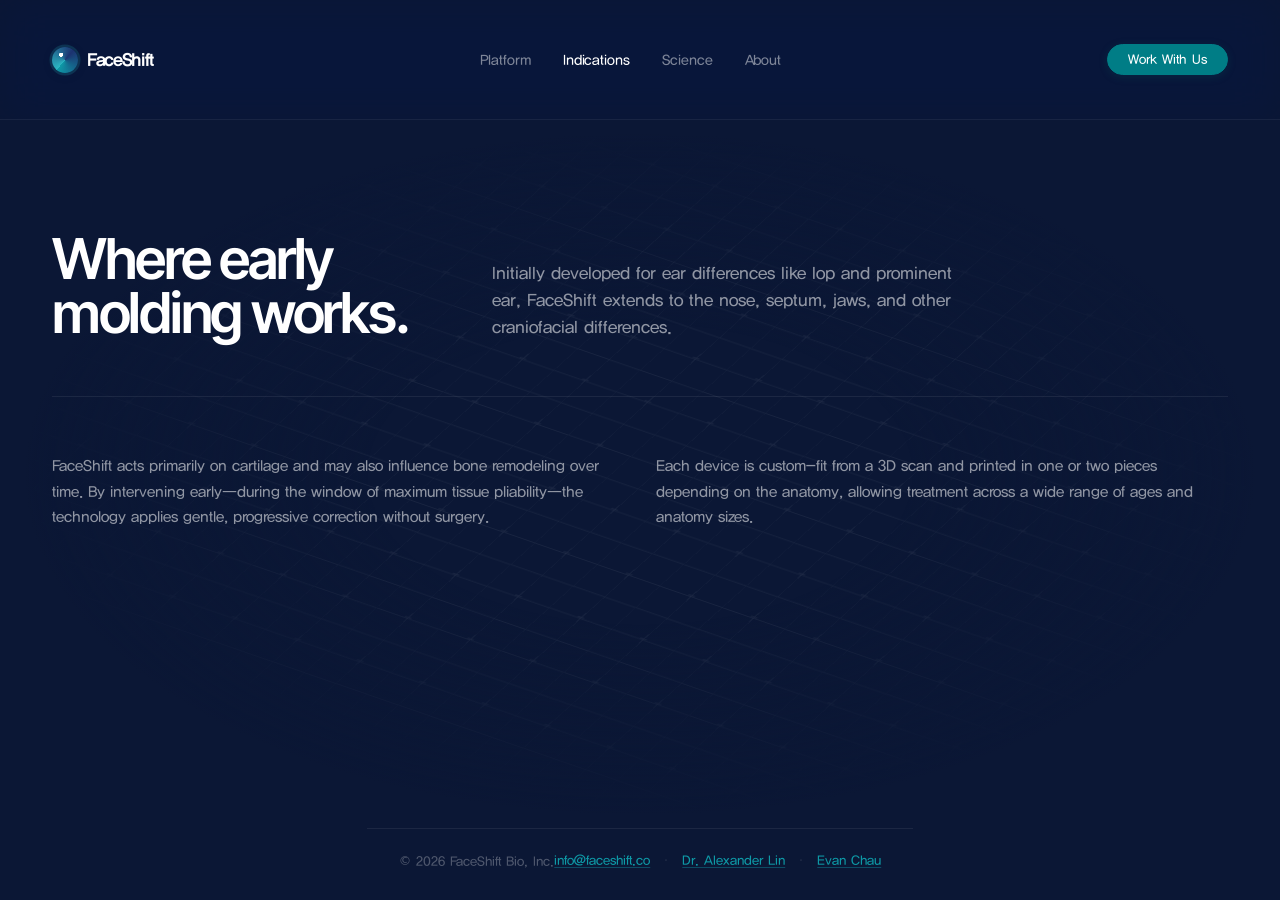
<file: project/indications.html>
<!DOCTYPE html>
<html lang="en">
<head>
  <meta charset="UTF-8" />
  <link rel="icon" type="image/png" sizes="32x32" href="favicon-32.png" />
  <link rel="icon" type="image/png" href="favicon.png" />
  <link rel="apple-touch-icon" href="apple-touch-icon.png" />
  <meta name="viewport" content="width=device-width, initial-scale=1.0" />
  <title>FaceShift · Indications</title>
  <link rel="preconnect" href="https://fonts.googleapis.com" />
  <link rel="preconnect" href="https://fonts.gstatic.com" crossorigin />
  <link href="https://fonts.googleapis.com/css2?family=Inter+Tight:wght@300;400;500;600;700&display=swap" rel="stylesheet" />
  <link rel="stylesheet" href="shared.css?v=faceshift-20260925" />
  <style>

    html { background: var(--navy-900); }
    body {
      background: var(--navy-900);
      min-height: 100vh;
      display: flex;
      flex-direction: column;
    }
    .boxes-section { flex: 1; }

    /* ---- Nav --------------------------------------------------------------- */
    .nav {
      background: rgba(11,23,53,0.75);
      border-bottom-color: rgba(255,255,255,0.06);
      backdrop-filter: blur(24px) saturate(180%);
      -webkit-backdrop-filter: blur(24px) saturate(180%);
    }
    .brand { color: #fff; }
    .nav-links a { color: rgba(255,255,255,0.48); }
    .nav-links a:hover, .nav-links a.active { color: #fff; }
    .nav-links a.active { font-weight: 500; }
    .nav-cta { background: var(--action-teal); border: 1px solid var(--action-teal); box-shadow: 0 2px 8px rgba(0,87,95,.24); }
    .nav-cta:hover { background: var(--action-teal-hover); border-color: var(--action-teal-hover); box-shadow: 0 4px 12px rgba(0,87,95,.3); }

    /* ---- Module head overrides -------------------------------------------- */
    .module-head .kicker { color: var(--teal-400); }
    .module-head .title  { color: #fff; }
    .module-head .lede   { color: rgba(255,255,255,0.55); }
    .module-head { border-bottom-color: rgba(255,255,255,0.07); }

    /* ---- Footer ------------------------------------------------------------ */
    footer {
      border-top-color: rgba(255,255,255,0.07);
      color: rgba(255,255,255,0.28);
      margin-top: 0;
    }

    /* ---- Animated boxes hero ----------------------------------------------- */

    .boxes-section {
      position: relative;
      overflow: hidden;
      background: var(--navy-900);
    }

    .boxes-grid-wrap {
      position: absolute;
      left: 25%;
      top: -25%;
      width: 100%;
      height: 100%;
      display: flex;
      z-index: 0;
      padding: 16px;
      transform: translate(-40%,-60%) skewX(-48deg) skewY(14deg) scale(0.675) translateZ(0);
    }

    .boxes-col {
      width: 64px;
      flex-shrink: 0;
      border-left: 1px solid rgba(255,255,255,0.05);
      position: relative;
    }

    .boxes-cell {
      width: 64px;
      height: 32px;
      border-right: 1px solid rgba(255,255,255,0.05);
      border-top: 1px solid rgba(255,255,255,0.05);
      position: relative;
      transition: background-color 0s;
    }

    .boxes-cell:hover { background-color: var(--cell-color); }

    .boxes-plus {
      position: absolute;
      width: 40px;
      height: 24px;
      top: -14px;
      left: -22px;
      color: rgba(255,255,255,0.05);
      pointer-events: none;
      overflow: visible;
    }

    .boxes-overlay {
      position: absolute;
      inset: 0;
      z-index: 2;
      background: radial-gradient(ellipse at center, transparent 30%, var(--navy-900) 68%);
      pointer-events: none;
    }

    .boxes-content {
      position: relative;
      z-index: 3;
      pointer-events: none;
    }

    .boxes-content * { pointer-events: auto; }

    .ind-content {
      margin-top: 40px;
      display: grid;
      grid-template-columns: 1fr 1fr;
      gap: 32px;
    }

    .ind-content p {
      font-size: 15px;
      line-height: 1.7;
      color: rgba(255,255,255,0.55);
      margin: 0;
    }

    @media (max-width: 900px) {
      .ind-content { grid-template-columns: 1fr; }
    }

  </style>
</head>
<body>

<nav class="nav">
  <div class="nav-inner">
    <a class="brand" href="/">
      <div class="brand-mark" aria-hidden="true"></div>
      FaceShift
    </a>
    <div class="nav-links">
      <a href="/index.html">Platform</a>
      <a href="/indications.html" class="active">Indications</a>
      <a href="/science.html">Science</a>
      <a href="/about.html">About</a>
    </div>
    <a href="/contact.html" class="nav-cta">Work With Us</a>
  </div>
</nav>

<div class="boxes-section">
  <div class="boxes-grid-wrap" id="ind-boxes"></div>
  <div class="boxes-overlay"></div>
  <section class="module boxes-content">
    <div class="module-head">
      <div>
        <h2 class="title">Where early molding works.</h2>
      </div>
      <p class="lede">Initially developed for ear differences like lop and prominent ear, FaceShift extends to the nose, septum, jaws, and other craniofacial differences.</p>
    </div>
    <div class="ind-content">
      <p>FaceShift acts primarily on cartilage and may also influence bone remodeling over time. By intervening early—during the window of maximum tissue pliability—the technology applies gentle, progressive correction without surgery.</p>
      <p>Each device is custom-fit from a 3D scan and printed in one or two pieces depending on the anatomy, allowing treatment across a wide range of ages and anatomy sizes.</p>
    </div>
  </section>
</div>

<footer>
  <span>© 2026 FaceShift Bio, Inc.</span>
  <span class="footer-contacts">
    <a href="mailto:info@faceshift.co">info@faceshift.co</a>
    <span class="footer-sep">·</span>
    <a href="mailto:ayl@faceshift.co">Dr. Alexander Lin</a>
    <span class="footer-sep">·</span>
    <a href="mailto:evan@faceshift.co">Evan Chau</a>
  </span>
</footer>

<script>
(function () {
  var COLORS = [
    'rgba(43,182,194,0.55)',
    'rgba(14,154,167,0.5)',
    'rgba(55,86,168,0.5)',
    'rgba(28,50,112,0.55)',
    'rgba(43,182,194,0.35)',
    'rgba(55,86,168,0.35)',
    'rgba(125,211,252,0.35)',
    'rgba(147,197,253,0.35)',
  ];

  var COLS = 100, ROWS = 40;
  var wrap = document.getElementById('ind-boxes');
  if (!wrap) return;

  var NS = 'http://www.w3.org/2000/svg';

  for (var c = 0; c < COLS; c++) {
    var col = document.createElement('div');
    col.className = 'boxes-col';
    for (var r = 0; r < ROWS; r++) {
      var cell = document.createElement('div');
      cell.className = 'boxes-cell';
      cell.style.setProperty('--cell-color', COLORS[Math.floor(Math.random() * COLORS.length)]);

      if (c % 2 === 0 && r % 2 === 0) {
        var svg = document.createElementNS(NS, 'svg');
        svg.setAttribute('viewBox', '0 0 24 24');
        svg.setAttribute('fill', 'none');
        svg.setAttribute('stroke', 'currentColor');
        svg.setAttribute('stroke-width', '1.5');
        svg.classList.add('boxes-plus');
        var path = document.createElementNS(NS, 'path');
        path.setAttribute('stroke-linecap', 'round');
        path.setAttribute('stroke-linejoin', 'round');
        path.setAttribute('d', 'M12 6v12m6-6H6');
        svg.appendChild(path);
        cell.appendChild(svg);
      }
      col.appendChild(cell);
    }
    wrap.appendChild(col);
  }
}());
</script>

</body>
</html>
</file>
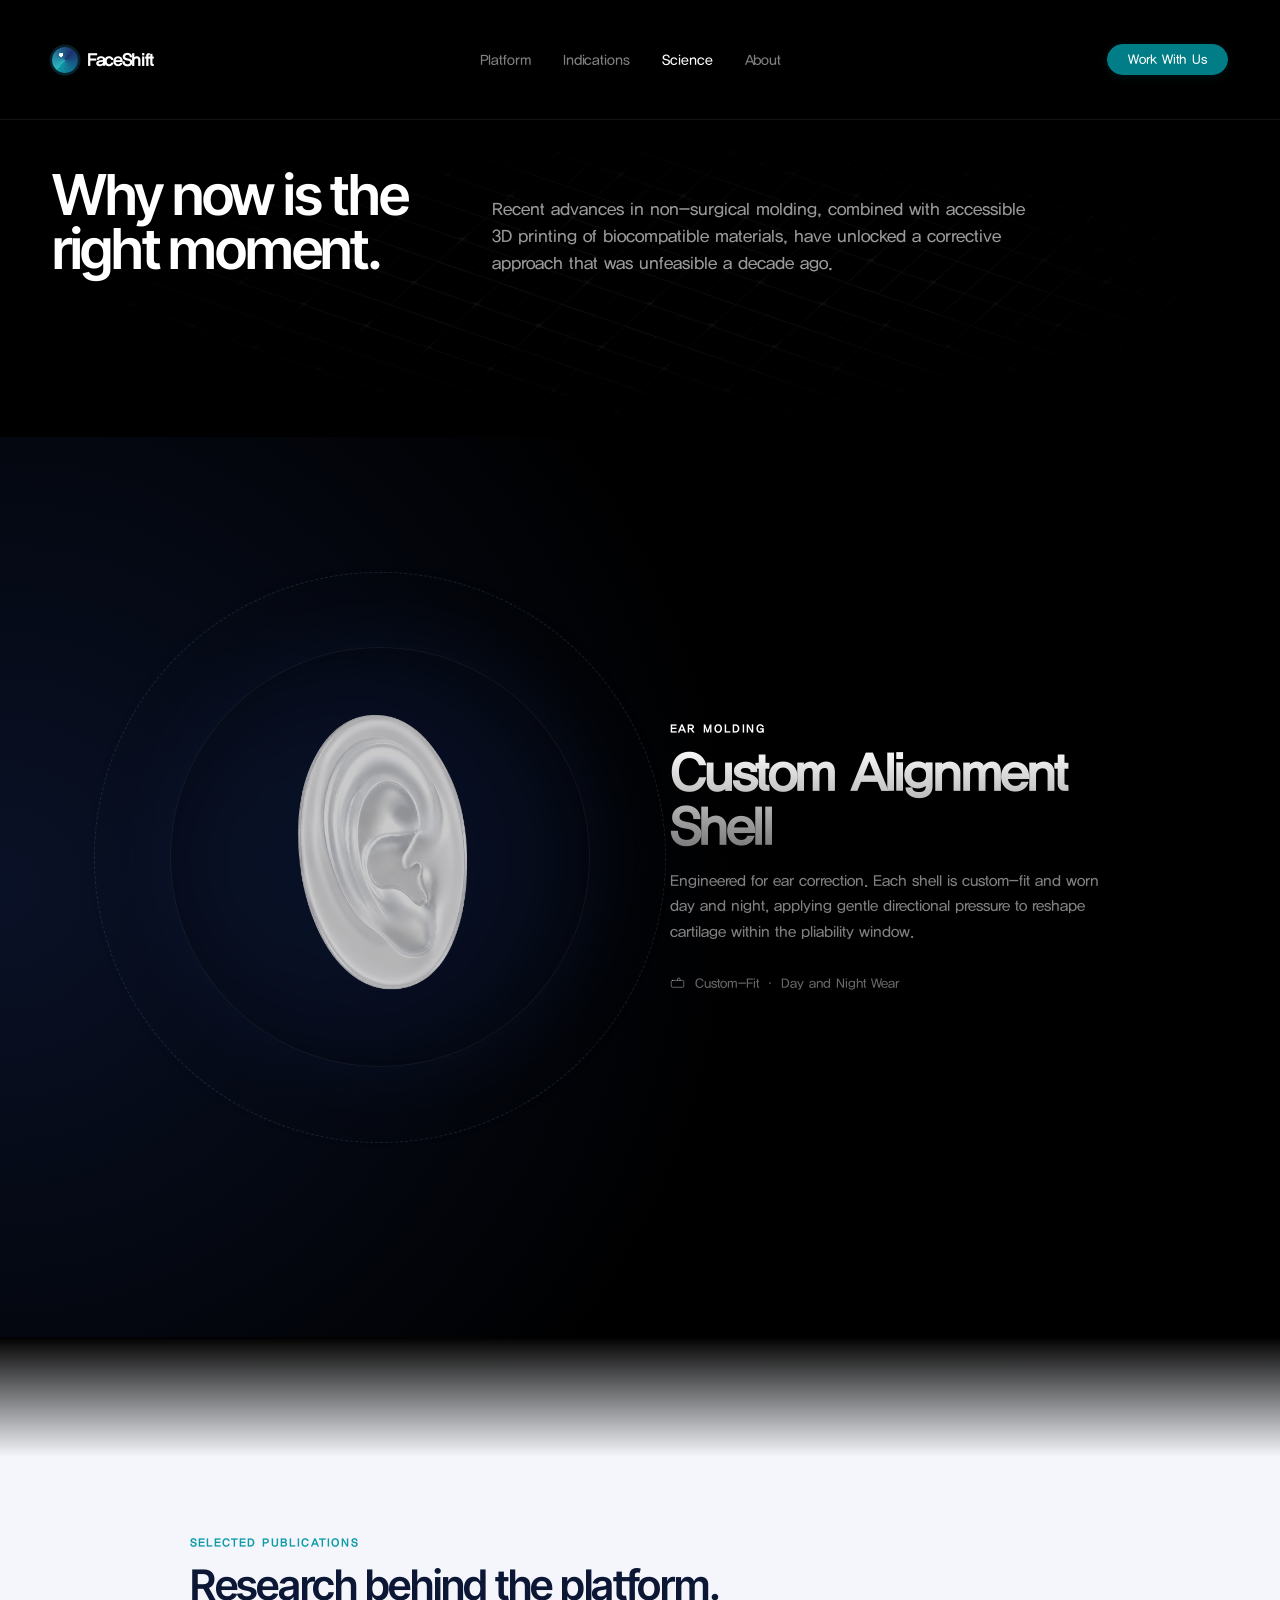
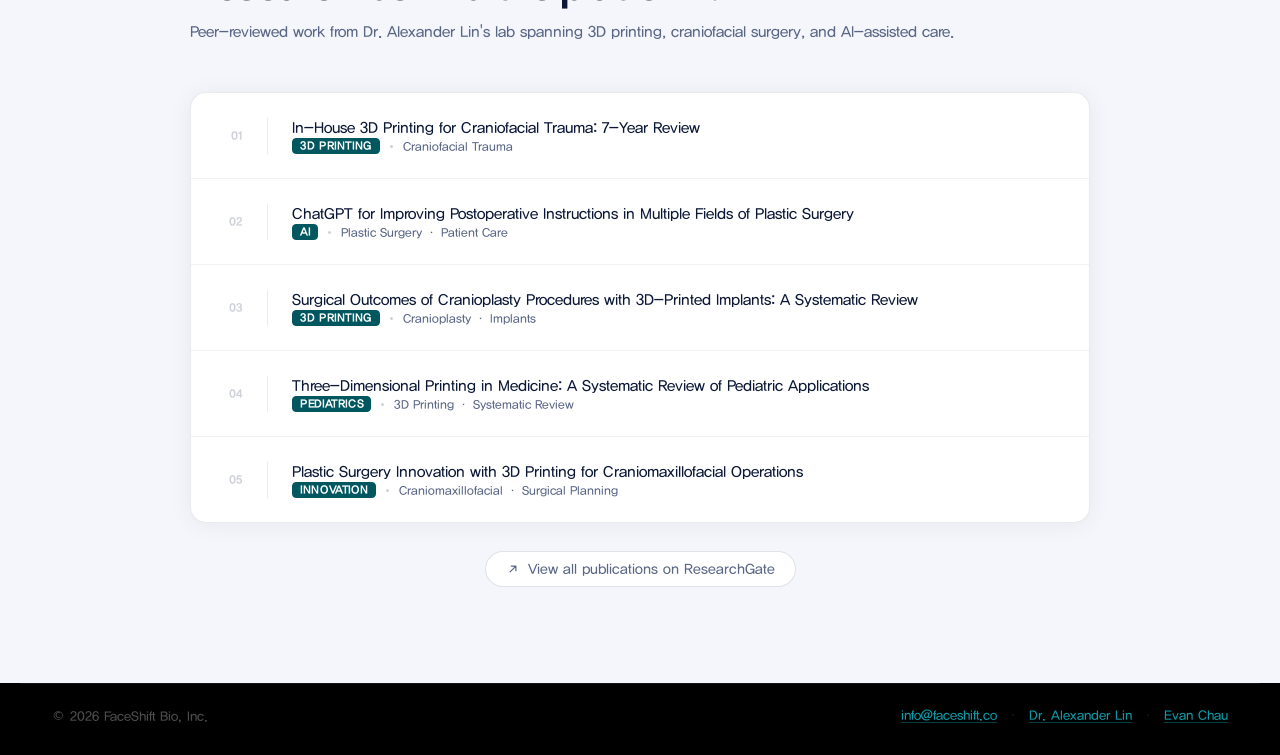
<file: project/science.html>
<!DOCTYPE html>
<html lang="en">
<head>
  <meta charset="UTF-8" />
  <link rel="icon" type="image/png" sizes="32x32" href="favicon-32.png" />
  <link rel="icon" type="image/png" href="favicon.png" />
  <link rel="apple-touch-icon" href="apple-touch-icon.png" />
  <meta name="viewport" content="width=device-width, initial-scale=1.0" />
  <title>FaceShift · Science</title>
  <link rel="preconnect" href="https://fonts.googleapis.com" />
  <link rel="preconnect" href="https://fonts.gstatic.com" crossorigin />
  <link href="https://fonts.googleapis.com/css2?family=Inter+Tight:wght@300;400;500;600;700&display=swap" rel="stylesheet" />
  <link rel="stylesheet" href="shared.css?v=faceshift-20260925" />
  <style>

    /* ============================================================
       PRODUCT SHOWCASE, ported from spatial-product-showcase.tsx
       ============================================================ */

    body { background: #000; }

    .nav {
      background: rgba(0,0,0,0.85);
      border-bottom-color: rgba(255,255,255,0.08);
    }
    .brand { color: #fff; }
    .nav-links a { color: rgba(255,255,255,0.5); }
    .nav-links a:hover, .nav-links a.active { color: #fff; }
    .nav-links a.active { font-weight: 500; }
    .nav-cta { background: var(--action-teal); border: 1px solid var(--action-teal); box-shadow: 0 2px 8px rgba(0,87,95,.24); }
    .nav-cta:hover { background: var(--action-teal-hover); border-color: var(--action-teal-hover); }

    /* ---- Background Boxes section -------------------------------------- */

    .boxes-section {
      position: relative;
      overflow: hidden;
      background: #000;
    }

    .boxes-grid-wrap {
      position: absolute;
      left: 25%;
      top: -25%;
      width: 100%;
      height: 100%;
      display: flex;
      z-index: 0;
      padding: 16px;
      transform: translate(-40%,-60%) skewX(-48deg) skewY(14deg) scale(0.675) translateZ(0);
    }

    .boxes-col {
      width: 64px;
      flex-shrink: 0;
      border-left: 1px solid rgba(255,255,255,0.05);
      position: relative;
    }

    .boxes-cell {
      width: 64px;
      height: 32px;
      border-right: 1px solid rgba(255,255,255,0.05);
      border-top: 1px solid rgba(255,255,255,0.05);
      position: relative;
      transition: background-color 0s;
    }

    .boxes-cell:hover { background-color: var(--cell-color); }

    .boxes-plus {
      position: absolute;
      width: 40px;
      height: 24px;
      top: -14px;
      left: -22px;
      color: rgba(255,255,255,0.05);
      pointer-events: none;
      overflow: visible;
    }

    .boxes-overlay {
      position: absolute;
      inset: 0;
      z-index: 2;
      background: radial-gradient(ellipse at center, transparent 30%, #000 68%);
      pointer-events: none;
    }

    .boxes-content {
      position: relative;
      z-index: 3;
      pointer-events: none;
    }

    section.module.boxes-content { padding-top: 48px; }

    .boxes-content * {
      pointer-events: auto;
    }

    .boxes-section .kicker { color: var(--teal-400); }
    .boxes-section .title  { color: #fff; }
    .boxes-section .lede   { color: rgba(255,255,255,0.6); }

    .showcase-wrap {
      position: relative;
      background: #000;
      overflow: hidden;
      min-height: 100vh;
      display: flex;
      flex-direction: column;
    }

    /* Animated background gradient layer */
    .showcase-bg {
      position: absolute;
      inset: 0;
      pointer-events: none;
      transition: background 1.2s cubic-bezier(0.16, 1, 0.3, 1);
      z-index: 0;
    }

    .showcase-bg.side-left {
      background: radial-gradient(circle at 0% 50%, rgba(28, 50, 112, 0.35), transparent 55%);
    }

    .showcase-bg.side-right {
      background: radial-gradient(circle at 100% 50%, rgba(14, 154, 167, 0.25), transparent 55%);
    }

    /* ---- Main layout ---------------------------------------------------- */

    .showcase-inner {
      position: relative;
      z-index: 1;
      flex: 1;
      display: flex;
      align-items: center;
      justify-content: center;
      padding: 80px 48px 140px;
      max-width: 1300px;
      margin: 0 auto;
      width: 100%;
    }

    .showcase-row {
      display: flex;
      align-items: center;
      justify-content: center;
      gap: 80px;
      width: 100%;
      transition: flex-direction 0.5s;
    }

    .showcase-row.flip { flex-direction: row-reverse; }

    /* ---- Visual column -------------------------------------------------- */

    .showcase-visual {
      position: relative;
      flex-shrink: 0;
      display: flex;
      flex-direction: column;
      align-items: center;
    }

    /* Outer dashed rotating ring */
    .ring-outer {
      position: absolute;
      inset: -18%;
      border-radius: 50%;
      border: 1px dashed rgba(255,255,255,0.1);
      animation: ringRotate 20s linear infinite;
      pointer-events: none;
    }

    @keyframes ringRotate {
      to { transform: rotate(360deg); }
    }

    /* Glow blob behind image */
    .ring-glow {
      position: absolute;
      inset: 0;
      border-radius: 50%;
      opacity: 0.35;
      filter: blur(40px);
      transition: background 0.8s ease;
    }

    .ring-glow.side-left  { background: radial-gradient(circle, #1c3270, #0b1735); }
    .ring-glow.side-right { background: radial-gradient(circle, #0e9aa7, #1c3270); }

    /* Circle container */
    .visual-circle {
      position: relative;
      width: 420px;
      height: 420px;
      border-radius: 50%;
      border: 1px solid rgba(255,255,255,0.06);
      background: rgba(0,0,0,0.2);
      backdrop-filter: blur(4px);
      display: flex;
      align-items: center;
      justify-content: center;
      overflow: hidden;
    }

    /* Floating image wrapper */
    .visual-float {
      width: 100%;
      height: 100%;
      display: flex;
      align-items: center;
      justify-content: center;
      animation: imgFloat 6s ease-in-out infinite;
    }

    @keyframes imgFloat {
      0%, 100% { transform: translateY(-10px); }
      50%       { transform: translateY(10px); }
    }

    .product-img {
      width: 82%;
      height: 82%;
      object-fit: contain;
      mix-blend-mode: multiply;
      /* entry/exit transitions handled by JS class */
      transition: opacity 0.35s ease, transform 0.5s cubic-bezier(0.34, 1.56, 0.64, 1), filter 0.35s ease;
    }

    .product-img.hidden {
      opacity: 0;
      transform: scale(0.7) rotate(15deg);
      filter: blur(16px);
    }

    /* Status label */
    .visual-status {
      margin-top: 40px;
      display: flex;
      align-items: center;
      gap: 8px;
      font-family: 'YDGothic 100 Pro', sans-serif;
      font-size: 11px;
      font-weight: 600;
      letter-spacing: 0.16em;
      text-transform: uppercase;
      color: #fff;
      background: #00575f;
      border: 1px solid #00575f;
      padding: 8px 18px;
      border-radius: 999px;
      backdrop-filter: blur(8px);
    }

    .status-dot {
      width: 6px;
      height: 6px;
      border-radius: 50%;
      background: var(--teal-400);
      animation: statusPulse 2s ease-in-out infinite;
    }

    @keyframes statusPulse {
      0%, 100% { opacity: 1; }
      50%       { opacity: 0.3; }
    }

    /* ---- Details column ------------------------------------------------- */

    .showcase-details {
      max-width: 440px;
      width: 100%;
    }

    /* Each detail element fades up when JS adds .visible */
    .detail-item {
      opacity: 0;
      transform: translateY(20px);
      filter: blur(8px);
      transition: opacity 0.45s ease, transform 0.45s ease, filter 0.45s ease;
    }

    .detail-item.visible {
      opacity: 1;
      transform: translateY(0);
      filter: blur(0);
    }

    .detail-label {
      font-family: 'YDGothic 100 Pro', sans-serif;
      font-size: 11px;
      font-weight: 700;
      letter-spacing: 0.2em;
      text-transform: uppercase;
      color: #fff;
      margin-bottom: 12px;
    }

    .detail-title {
      font-size: clamp(32px, 4vw, 52px);
      font-weight: 700;
      letter-spacing: -0.03em;
      line-height: 1.05;
      background: linear-gradient(180deg, #fff 0%, rgba(255,255,255,0.45) 100%);
      -webkit-background-clip: text;
      background-clip: text;
      color: transparent;
      margin-bottom: 14px;
    }

    .detail-desc {
      font-size: 15px;
      line-height: 1.7;
      color: rgba(255,255,255,0.5);
      margin-bottom: 32px;
    }

    /* Feature block */
    .feature-block {
      background: rgba(255,255,255,0.04);
      border: 1px solid rgba(255,255,255,0.07);
      border-radius: 18px;
      padding: 24px;
      backdrop-filter: blur(8px);
      margin-bottom: 24px;
    }

    .feature-row { margin-bottom: 22px; }
    .feature-row:last-of-type { margin-bottom: 0; }

    .feat-header {
      display: flex;
      align-items: center;
      justify-content: space-between;
      margin-bottom: 10px;
    }

    .feat-left {
      display: flex;
      align-items: center;
      gap: 8px;
      font-size: 13px;
      color: rgba(255,255,255,0.75);
    }

    .feat-left svg { color: rgba(255,255,255,0.5); }

    .feat-pct {
      font-size: 11px;
      font-family: 'YDGothic 100 Pro', sans-serif;
      color: rgba(255,255,255,0.4);
      letter-spacing: 0.05em;
    }

    .feat-track {
      height: 7px;
      background: rgba(255,255,255,0.08);
      border-radius: 999px;
      overflow: hidden;
    }

    .feat-fill {
      height: 100%;
      border-radius: 999px;
      width: 0;
      transition: width 1s cubic-bezier(0.4, 0, 0.2, 1);
    }

    .feat-fill.side-left  { background: linear-gradient(90deg, #3756a8, #2bb6c2); }
    .feat-fill.side-right { background: linear-gradient(90deg, #0e9aa7, #3756a8); }

    .view-specs-row {
      display: flex;
      justify-content: flex-start;
      padding-top: 18px;
      margin-top: 18px;
      border-top: 1px solid rgba(255,255,255,0.07);
    }

    .view-specs-btn {
      display: flex;
      align-items: center;
      gap: 6px;
      font-size: 11px;
      font-weight: 700;
      letter-spacing: 0.14em;
      text-transform: uppercase;
      color: rgba(255,255,255,0.5);
      background: none;
      border: none;
      cursor: pointer;
      font-family: 'YDGothic 100 Pro', sans-serif;
      transition: color 0.2s;
      padding: 0;
    }

    .view-specs-btn:hover { color: rgba(255,255,255,0.9); }

    .view-specs-btn svg {
      transition: transform 0.2s;
    }

    .view-specs-btn:hover svg { transform: translateX(3px); }

    /* Compliance row */
    .detail-compliance {
      display: flex;
      align-items: center;
      gap: 10px;
      font-size: 13px;
      color: rgba(255,255,255,0.4);
    }

    /* ---- Switcher ------------------------------------------------------- */

    .switcher-wrap {
      position: absolute;
      bottom: 40px;
      left: 50%;
      transform: translateX(-50%);
      z-index: 10;
    }

    .switcher {
      position: relative;
      display: flex;
      align-items: center;
      gap: 4px;
      padding: 6px;
      border-radius: 999px;
      background: rgba(10,10,10,0.8);
      backdrop-filter: blur(20px);
      border: 1px solid rgba(255,255,255,0.1);
      box-shadow: 0 20px 60px rgba(0,0,0,0.6);
    }

    .switcher-indicator {
      position: absolute;
      top: 6px;
      bottom: 6px;
      border-radius: 999px;
      background: linear-gradient(180deg, rgba(255,255,255,0.12), rgba(255,255,255,0.05));
      box-shadow: inset 0 1px 0 rgba(255,255,255,0.1);
      transition: transform 0.38s cubic-bezier(0.34, 1.4, 0.64, 1),
                  width   0.38s cubic-bezier(0.34, 1.4, 0.64, 1);
      pointer-events: none;
    }

    .switcher-btn {
      position: relative;
      z-index: 1;
      width: 96px;
      height: 44px;
      border-radius: 999px;
      border: none;
      background: transparent;
      font-family: 'YDGothic 100 Pro', sans-serif;
      font-size: 14px;
      font-weight: 500;
      color: rgba(255,255,255,0.4);
      cursor: pointer;
      transition: color 0.25s;
    }

    .switcher-btn.active { color: #fff; }

    /* Active underline dot */
    .switcher-btn.active::after {
      content: '';
      position: absolute;
      bottom: 4px;
      left: 50%;
      transform: translateX(-50%);
      width: 24px;
      height: 3px;
      border-radius: 999px;
      background: linear-gradient(90deg, transparent, rgba(255,255,255,0.6), transparent);
    }

    /* ---- Responsive ----------------------------------------------------- */

    @media (max-width: 960px) {
      .showcase-row,
      .showcase-row.flip {
        flex-direction: column;
        gap: 48px;
      }

      .showcase-inner { padding: 60px 24px 120px; }
      .visual-circle  { width: 300px; height: 300px; }
      .showcase-details { max-width: 100%; }
    }

    @media (max-width: 480px) {
      .visual-circle { width: 240px; height: 240px; }
      .switcher-btn  { width: 80px; height: 40px; font-size: 13px; }
    }

    /* ---- Flickering grid canvas ----------------------------------------- */

    .flicker-canvas {
      position: absolute;
      inset: 0;
      width: 100%;
      height: 100%;
      pointer-events: none;
      z-index: 0;
    }

    /* Ensure content sits above flickering canvas */
    .boxes-content { z-index: 3; }
    .boxes-overlay { z-index: 2; }
    .flicker-canvas { z-index: 0; }

    /* ---- Dark → light fade ---------------------------------------------- */

    .science-fade-out {
      background: linear-gradient(to bottom, #000 0%, #f4f6fb 100%);
      height: 120px;
      pointer-events: none;
    }

    /* ---- Publications section ------------------------------------------- */

    .publications-section {
      background: #f4f6fb;
      border-top: none;
      padding: 80px 32px 96px;
    }

    .publications-inner {
      max-width: 900px;
      margin: 0 auto;
    }

    .publications-head {
      margin-bottom: 48px;
    }

    .publications-kicker {
      font-size: 11px;
      font-weight: 600;
      letter-spacing: 0.18em;
      text-transform: uppercase;
      color: var(--teal-500);
      margin: 0 0 14px;
    }

    .publications-title {
      font-size: clamp(28px, 3.5vw, 42px);
      font-weight: 600;
      letter-spacing: -0.03em;
      color: var(--navy-900);
      margin: 0 0 12px;
      line-height: 1.1;
    }

    .publications-sub {
      font-size: 15px;
      color: var(--ink-muted);
      margin: 0;
      line-height: 1.6;
    }

    .pub-list {
      display: flex;
      flex-direction: column;
      gap: 0;
      border: 1px solid rgba(11,23,53,0.09);
      border-radius: 16px;
      overflow: hidden;
      background: #fff;
      box-shadow: 0 2px 24px rgba(11,23,53,0.06);
    }

    .pub-card {
      display: flex;
      align-items: center;
      gap: 24px;
      padding: 24px 28px;
      background: transparent;
      border-bottom: 1px solid rgba(11,23,53,0.06);
      text-decoration: none;
      transition: background 0.2s;
      position: relative;
    }

    .pub-card:last-child { border-bottom: none; }

    .pub-card:hover { background: var(--bg-soft); }

    .pub-card:hover .pub-arrow { opacity: 1; transform: translate(2px, -2px); }

    .pub-num {
      font-family: 'YDGothic 100 Pro', sans-serif;
      font-size: 11px;
      font-weight: 600;
      color: rgba(11,23,53,0.2);
      letter-spacing: 0.06em;
      flex-shrink: 0;
      width: 24px;
      text-align: right;
    }

    .pub-divider {
      width: 1px;
      height: 36px;
      background: rgba(11,23,53,0.08);
      flex-shrink: 0;
    }

    .pub-body {
      flex: 1;
      min-width: 0;
    }

    .pub-title {
      font-size: 15px;
      font-weight: 500;
      color: var(--navy-900);
      line-height: 1.4;
      margin: 0 0 5px;
    }

    .pub-meta {
      font-size: 12px;
      color: var(--ink-muted);
      display: flex;
      align-items: center;
      gap: 10px;
    }

    .pub-meta-dot {
      width: 3px;
      height: 3px;
      border-radius: 50%;
      background: rgba(11,23,53,0.2);
      flex-shrink: 0;
    }

    .pub-tag {
      font-family: 'YDGothic 100 Pro', sans-serif;
      font-size: 10.5px;
      font-weight: 600;
      letter-spacing: 0.06em;
      text-transform: uppercase;
      color: #fff;
      background: #00575f;
      border: 1px solid #00575f;
      border-radius: 4px;
      padding: 2px 7px;
      flex-shrink: 0;
    }

    .pub-arrow {
      flex-shrink: 0;
      color: var(--ink-muted);
      opacity: 0;
      transition: opacity 0.2s, transform 0.2s;
    }

    .publications-footer {
      margin-top: 28px;
      text-align: center;
    }

    .rg-link {
      display: inline-flex;
      align-items: center;
      gap: 8px;
      font-size: 14px;
      font-weight: 500;
      color: var(--ink-muted);
      text-decoration: none;
      padding: 10px 20px;
      border: 1px solid rgba(11,23,53,0.12);
      border-radius: 999px;
      transition: color 0.2s, border-color 0.2s, background 0.2s;
      background: #fff;
    }

    .rg-link:hover {
      color: var(--navy-900);
      border-color: var(--teal-400);
      background: rgba(43,182,194,0.04);
    }

    @media (max-width: 600px) {
      .publications-section { padding: 64px 20px 60px; }
      .pub-card { padding: 18px 16px; gap: 14px; }
      .pub-num, .pub-divider { display: none; }
    }

  </style>
</head>
<body>

<nav class="nav">
  <div class="nav-inner">
    <a class="brand" href="/">
      <div class="brand-mark" aria-hidden="true"></div>
      FaceShift
    </a>
    <div class="nav-links">
      <a href="/index.html">Platform</a>
      <a href="/indications.html">Indications</a>
      <a href="/science.html" class="active">Science</a>
      <a href="/about.html">About</a>
    </div>
    <a href="/contact.html" class="nav-cta">Work With Us</a>
  </div>
</nav>

<div class="boxes-section">
  <canvas class="flicker-canvas" id="flicker-boxes"></canvas>
  <div class="boxes-grid-wrap" id="sci-boxes"></div>
  <div class="boxes-overlay"></div>
  <section class="module boxes-content">
    <div class="module-head">
      <div>
        <h2 class="title">Why now is the right moment.</h2>
      </div>
      <p class="lede">Recent advances in non-surgical molding, combined with accessible 3D printing of biocompatible materials, have unlocked a corrective approach that was unfeasible a decade ago.</p>
    </div>
  </section>
</div>

<!-- Ear Mold Showcase -->
<div class="showcase-wrap">
  <canvas class="flicker-canvas" id="flicker-showcase"></canvas>
  <div class="showcase-bg side-left" id="showcase-bg"></div>

  <div class="showcase-inner">
    <div class="showcase-row" id="showcase-row">

      <!-- Visual -->
      <div class="showcase-visual">
        <div class="ring-outer"></div>
        <div class="ring-glow side-left" id="ring-glow"></div>
        <div class="visual-circle">
          <div class="visual-float">
            <img
              id="product-img"
              src="uploads/Right-Ear-Counterpart.png"
              alt="FaceShift silicone ear mold"
              class="product-img"
            />
          </div>
        </div>
      </div>

      <!-- Details -->
      <div class="showcase-details" id="showcase-details">
        <div class="detail-label detail-item" id="detail-label">Ear Molding</div>
        <div class="detail-title detail-item" id="detail-title" style="transition-delay:0.08s">Custom Alignment Shell</div>
        <div class="detail-desc detail-item" id="detail-desc" style="transition-delay:0.16s">
          Engineered for ear correction. Each shell is custom-fit and worn day and night, applying gentle directional pressure to reshape cartilage within the pliability window.
        </div>

        <div class="detail-compliance detail-item" id="detail-compliance" style="transition-delay:0.24s">
          <svg width="15" height="15" viewBox="0 0 24 24" fill="none" stroke="currentColor" stroke-width="1.5" stroke-linecap="round" stroke-linejoin="round"><rect x="2" y="7" width="20" height="11" rx="2"/><path d="M16 7V5a2 2 0 0 0-4 0v2"/></svg>
          <span id="compliance-text">Custom-Fit · Day and Night Wear</span>
        </div>
      </div>

    </div>
  </div>

</div>

<div class="science-fade-out"></div>

<!-- Publications -->
<section class="publications-section">
  <div class="publications-inner">

    <div class="publications-head">
      <p class="publications-kicker">Selected Publications</p>
      <h2 class="publications-title">Research behind the platform.</h2>
      <p class="publications-sub">Peer-reviewed work from Dr. Alexander Lin's lab spanning 3D printing, craniofacial surgery, and AI-assisted care.</p>
    </div>

    <div class="pub-list">

      <a class="pub-card" href="https://www.researchgate.net/publication/391370112_In-House_3D_Printing_for_Craniofacial_Trauma_7-Year_Review" target="_blank" rel="noopener">
        <span class="pub-num">01</span>
        <span class="pub-divider"></span>
        <span class="pub-body">
          <span class="pub-title">In-House 3D Printing for Craniofacial Trauma: 7-Year Review</span>
          <span class="pub-meta">
            <span class="pub-tag">3D Printing</span>
            <span class="pub-meta-dot"></span>
            Craniofacial Trauma
          </span>
        </span>
        <svg class="pub-arrow" width="16" height="16" viewBox="0 0 24 24" fill="none" stroke="currentColor" stroke-width="2" stroke-linecap="round" stroke-linejoin="round"><path d="M7 17L17 7M9 7h8v8"/></svg>
      </a>

      <a class="pub-card" href="https://www.researchgate.net/publication/383404210_ChatGPT_for_Improving_Postoperative_Instructions_in_Multiple_Fields_of_Plastic_Surgery" target="_blank" rel="noopener">
        <span class="pub-num">02</span>
        <span class="pub-divider"></span>
        <span class="pub-body">
          <span class="pub-title">ChatGPT for Improving Postoperative Instructions in Multiple Fields of Plastic Surgery</span>
          <span class="pub-meta">
            <span class="pub-tag">AI</span>
            <span class="pub-meta-dot"></span>
            Plastic Surgery · Patient Care
          </span>
        </span>
        <svg class="pub-arrow" width="16" height="16" viewBox="0 0 24 24" fill="none" stroke="currentColor" stroke-width="2" stroke-linecap="round" stroke-linejoin="round"><path d="M7 17L17 7M9 7h8v8"/></svg>
      </a>

      <a class="pub-card" href="https://www.researchgate.net/publication/373219146_Surgical_outcomes_of_cranioplasty_procedures_with_3D-printed_implants_a_systematic_review" target="_blank" rel="noopener">
        <span class="pub-num">03</span>
        <span class="pub-divider"></span>
        <span class="pub-body">
          <span class="pub-title">Surgical Outcomes of Cranioplasty Procedures with 3D-Printed Implants: A Systematic Review</span>
          <span class="pub-meta">
            <span class="pub-tag">3D Printing</span>
            <span class="pub-meta-dot"></span>
            Cranioplasty · Implants
          </span>
        </span>
        <svg class="pub-arrow" width="16" height="16" viewBox="0 0 24 24" fill="none" stroke="currentColor" stroke-width="2" stroke-linecap="round" stroke-linejoin="round"><path d="M7 17L17 7M9 7h8v8"/></svg>
      </a>

      <a class="pub-card" href="https://www.researchgate.net/publication/341939626_Three-dimensional_printing_in_medicine_a_systematic_review_of_pediatric_applications" target="_blank" rel="noopener">
        <span class="pub-num">04</span>
        <span class="pub-divider"></span>
        <span class="pub-body">
          <span class="pub-title">Three-Dimensional Printing in Medicine: A Systematic Review of Pediatric Applications</span>
          <span class="pub-meta">
            <span class="pub-tag">Pediatrics</span>
            <span class="pub-meta-dot"></span>
            3D Printing · Systematic Review
          </span>
        </span>
        <svg class="pub-arrow" width="16" height="16" viewBox="0 0 24 24" fill="none" stroke="currentColor" stroke-width="2" stroke-linecap="round" stroke-linejoin="round"><path d="M7 17L17 7M9 7h8v8"/></svg>
      </a>

      <a class="pub-card" href="https://www.researchgate.net/publication/340816739_Plastic_Surgery_Innovation_with_3D_Printing_for_Craniomaxillofacial_Operations" target="_blank" rel="noopener">
        <span class="pub-num">05</span>
        <span class="pub-divider"></span>
        <span class="pub-body">
          <span class="pub-title">Plastic Surgery Innovation with 3D Printing for Craniomaxillofacial Operations</span>
          <span class="pub-meta">
            <span class="pub-tag">Innovation</span>
            <span class="pub-meta-dot"></span>
            Craniomaxillofacial · Surgical Planning
          </span>
        </span>
        <svg class="pub-arrow" width="16" height="16" viewBox="0 0 24 24" fill="none" stroke="currentColor" stroke-width="2" stroke-linecap="round" stroke-linejoin="round"><path d="M7 17L17 7M9 7h8v8"/></svg>
      </a>

    </div>

    <div class="publications-footer">
      <a class="rg-link" href="https://www.researchgate.net/scientific-contributions/Alexander-Y-Lin-2032119242" target="_blank" rel="noopener">
        <svg width="14" height="14" viewBox="0 0 24 24" fill="none" stroke="currentColor" stroke-width="2" stroke-linecap="round" stroke-linejoin="round"><path d="M7 17L17 7M9 7h8v8"/></svg>
        View all publications on ResearchGate
      </a>
    </div>

  </div>
</section>

<footer style="background:#000;color:rgba(255,255,255,0.3);border-top-color:rgba(255,255,255,0.08);margin-top:0;">
  <span>© 2026 FaceShift Bio, Inc.</span>
  <span class="footer-contacts">
    <a href="mailto:info@faceshift.co">info@faceshift.co</a>
    <span class="footer-sep">·</span>
    <a href="mailto:ayl@faceshift.co">Dr. Alexander Lin</a>
    <span class="footer-sep">·</span>
    <a href="mailto:evan@faceshift.co">Evan Chau</a>
  </span>
</footer>

<script>
// ---- Flickering Grid (ported from React component) ---------------------
(function () {
  function flickeringGrid(canvas, opts) {
    var squareSize   = opts.squareSize   || 4;
    var gridGap      = opts.gridGap      || 6;
    var flickerChance = opts.flickerChance || 0.3;
    var maxOpacity   = opts.maxOpacity   || 0.3;
    var color        = opts.color        || 'rgb(255,255,255)';

    // Resolve color to rgba prefix via offscreen canvas
    var tmp = document.createElement('canvas');
    tmp.width = tmp.height = 1;
    var tc = tmp.getContext('2d');
    tc.fillStyle = color;
    tc.fillRect(0, 0, 1, 1);
    var d = tc.getImageData(0, 0, 1, 1).data;
    var rgba = 'rgba(' + d[0] + ',' + d[1] + ',' + d[2] + ',';

    var container = canvas.parentElement;
    var cols, rows, squares, dpr;
    var rafId, lastTime = 0, inView = false;

    function setup() {
      dpr = window.devicePixelRatio || 1;
      var w = container.clientWidth;
      var h = container.clientHeight;
      canvas.width  = w * dpr;
      canvas.height = h * dpr;
      canvas.style.width  = w + 'px';
      canvas.style.height = h + 'px';
      cols = Math.floor(w / (squareSize + gridGap));
      rows = Math.floor(h / (squareSize + gridGap));
      squares = new Float32Array(cols * rows);
      for (var i = 0; i < squares.length; i++) squares[i] = Math.random() * maxOpacity;
    }

    function draw() {
      var ctx = canvas.getContext('2d');
      ctx.clearRect(0, 0, canvas.width, canvas.height);
      for (var i = 0; i < cols; i++) {
        for (var j = 0; j < rows; j++) {
          ctx.fillStyle = rgba + squares[i * rows + j] + ')';
          ctx.fillRect(
            i * (squareSize + gridGap) * dpr,
            j * (squareSize + gridGap) * dpr,
            squareSize * dpr,
            squareSize * dpr
          );
        }
      }
    }

    function update(dt) {
      for (var i = 0; i < squares.length; i++) {
        if (Math.random() < flickerChance * dt) squares[i] = Math.random() * maxOpacity;
      }
    }

    function animate(t) {
      if (!inView) return;
      var dt = (t - lastTime) / 1000;
      lastTime = t;
      update(dt);
      draw();
      rafId = requestAnimationFrame(animate);
    }

    var io = new IntersectionObserver(function (entries) {
      inView = entries[0].isIntersecting;
      if (inView) { lastTime = performance.now(); rafId = requestAnimationFrame(animate); }
      else cancelAnimationFrame(rafId);
    });
    io.observe(canvas);

    new ResizeObserver(function () { setup(); }).observe(container);
    setup();
  }

  // Teal/indigo squares on dark backgrounds — subtle, fast flicker
  var boxes = document.getElementById('flicker-boxes');
  if (boxes) flickeringGrid(boxes, {
    squareSize: 4, gridGap: 6,
    color: 'rgb(43,182,194)', maxOpacity: 0.12, flickerChance: 0.18,
  });

  var showcase = document.getElementById('flicker-showcase');
  if (showcase) flickeringGrid(showcase, {
    squareSize: 4, gridGap: 6,
    color: 'rgb(55,86,168)', maxOpacity: 0.14, flickerChance: 0.15,
  });
}());
</script>

<script>
(function () {

  var detailItems = document.querySelectorAll('.detail-item');

  document.fonts.ready.then(function () {
    detailItems.forEach(function (el) { el.classList.add('visible'); });
  });

}());
</script>

<script>
(function () {
  var COLORS = [
    'rgba(43,182,194,0.6)',
    'rgba(14,154,167,0.65)',
    'rgba(55,86,168,0.6)',
    'rgba(28,50,112,0.65)',
    'rgba(125,211,252,0.4)',
    'rgba(147,197,253,0.4)',
    'rgba(43,182,194,0.35)',
    'rgba(55,86,168,0.4)',
  ];

  var COLS = 100, ROWS = 40;
  var wrap = document.getElementById('sci-boxes');
  if (!wrap) return;

  var NS = 'http://www.w3.org/2000/svg';

  for (var c = 0; c < COLS; c++) {
    var col = document.createElement('div');
    col.className = 'boxes-col';
    for (var r = 0; r < ROWS; r++) {
      var cell = document.createElement('div');
      cell.className = 'boxes-cell';
      cell.style.setProperty('--cell-color', COLORS[Math.floor(Math.random() * COLORS.length)]);

      if (c % 2 === 0 && r % 2 === 0) {
        var svg = document.createElementNS(NS, 'svg');
        svg.setAttribute('viewBox', '0 0 24 24');
        svg.setAttribute('fill', 'none');
        svg.setAttribute('stroke', 'currentColor');
        svg.setAttribute('stroke-width', '1.5');
        svg.classList.add('boxes-plus');
        var path = document.createElementNS(NS, 'path');
        path.setAttribute('stroke-linecap', 'round');
        path.setAttribute('stroke-linejoin', 'round');
        path.setAttribute('d', 'M12 6v12m6-6H6');
        svg.appendChild(path);
        cell.appendChild(svg);
      }
      col.appendChild(cell);
    }
    wrap.appendChild(col);
  }
}());
</script>

</body>
</html>
</file>
<file: project/shared.css>
/* FaceShift, shared design tokens & components */

@font-face {
  font-family: 'YDGothic 100 Pro';
  src: url('uploads/yd-gothic-100-pro.ttf') format('truetype');
  font-style: normal;
  font-weight: 400;
  font-display: swap;
}

:root {
  --navy-900: #0b1735;
  --navy-800: #11214a;
  --navy-700: #1c3270;
  --navy-500: #3756a8;
  --teal-500: #0e9aa7;
  --teal-400: #2bb6c2;
  --action-teal: #007d86;
  --action-teal-hover: #006a72;
  --action-teal-active: #00575f;
  --bg: #f4f6fb;
  --bg-soft: #ecf0f9;
  --bg-card: #ffffff;
  --ink: #0b1735;
  --ink-muted: #5a6685;
  --rule: rgba(11, 23, 53, 0.08);
}

*, *::before, *::after { box-sizing: border-box; }

html, body {
  margin: 0;
  padding: 0;
  background: var(--bg);
  color: var(--ink);
  font-family: 'YDGothic 100 Pro', system-ui, sans-serif;
  -webkit-font-smoothing: antialiased;
  -moz-osx-font-smoothing: grayscale;
}

h1, h2, h3, h4, h5, h6 {
  font-family: 'Inter Tight', system-ui, sans-serif;
}

button, input, select, textarea { font-family: inherit; }

body { overflow-x: hidden; }

.mono { font-family: 'YDGothic 100 Pro', sans-serif; }

/* ---- Nav ---------------------------------------------------------------- */

.nav {
  position: sticky;
  top: 0;
  z-index: 50;
  backdrop-filter: blur(20px) saturate(180%);
  -webkit-backdrop-filter: blur(20px) saturate(180%);
  background: rgba(244, 246, 251, 0.78);
  border-bottom: 1px solid rgba(11, 23, 53, 0.06);
}

.nav-inner {
  max-width: 1240px;
  margin: 0 auto;
  padding: 44px 32px;
  display: flex;
  align-items: center;
  justify-content: space-between;
}

.brand {
  display: flex;
  align-items: center;
  gap: 9px;
  font-weight: 600;
  font-size: 17px;
  letter-spacing: -0.02em;
  color: var(--navy-900);
  text-decoration: none;
}

.brand-mark {
  width: 26px;
  height: 26px;
  border-radius: 50%;
  background:
    radial-gradient(circle at 35% 30%, #fff 0 8%, transparent 9%),
    conic-gradient(from 220deg, var(--teal-400), var(--navy-700), var(--teal-500));
  box-shadow:
    0 0 0 2.5px rgba(43,182,194,0.18),
    0 2px 8px rgba(11, 23, 53, 0.28);
  flex-shrink: 0;
}

.nav-links {
  display: flex;
  gap: 32px;
  font-size: 13.5px;
  color: var(--ink-muted);
}

.nav-links a {
  color: inherit;
  text-decoration: none;
  transition: color 0.18s;
  letter-spacing: -0.005em;
}

.nav-links a:hover { color: var(--navy-900); }
.nav-links a.active { color: var(--navy-900); font-weight: 500; }

.nav-cta {
  background: var(--action-teal);
  color: #fff;
  padding: 8px 20px;
  border-radius: 999px;
  font-size: 12.5px;
  font-weight: 500;
  letter-spacing: 0.01em;
  text-decoration: none;
  transition: background 0.2s, box-shadow 0.2s, transform 0.2s;
  white-space: nowrap;
  box-shadow: 0 2px 8px rgba(0, 87, 95, 0.24);
}

.nav-cta:hover {
  background: var(--action-teal-hover);
  box-shadow: 0 4px 12px rgba(0, 87, 95, 0.3);
  transform: translateY(-1px);
}

:is(button, [role="button"], .nav-cta, .backed-tag, .clinician-btn, .profile-btn, .clin-cta a, .card-cta):focus-visible {
  outline: 3px solid rgba(0, 125, 134, 0.36);
  outline-offset: 3px;
}

/* ---- Generic section module --------------------------------------------- */

section.module {
  max-width: 1240px;
  margin: 0 auto;
  padding: 112px 32px 48px;
  scroll-margin-top: 80px;
}

.module-head {
  display: grid;
  grid-template-columns: 1fr 2fr;
  gap: 72px;
  align-items: end;
  padding-bottom: 56px;
  margin-bottom: 56px;
  border-bottom: 1px solid var(--rule);
}

.module-head .kicker {
  font-family: 'YDGothic 100 Pro', sans-serif;
  font-size: 10.5px;
  letter-spacing: 0.2em;
  color: #00575f;
  text-transform: uppercase;
  margin: 0 0 16px;
}

.module-head .title {
  font-size: clamp(38px, 4.4vw, 60px);
  line-height: 0.96;
  letter-spacing: -0.04em;
  font-weight: 600;
  margin: 0;
  color: var(--navy-900);
  text-wrap: balance;
}

.module-head .lede {
  font-size: 17px;
  line-height: 1.6;
  color: var(--ink-muted);
  margin: 0;
  max-width: 540px;
  text-wrap: pretty;
}

/* ---- Footer ------------------------------------------------------------- */

footer {
  max-width: 1240px;
  margin: 80px auto 0;
  padding: 24px 32px 32px;
  display: flex;
  justify-content: space-between;
  align-items: center;
  color: var(--ink-muted);
  font-size: 12.5px;
  border-top: 1px solid var(--rule);
}

.footer-contacts {
  display: flex;
  align-items: center;
  gap: 10px;
  flex-shrink: 0;
}

.footer-contacts a {
  color: var(--teal-500);
  text-decoration: underline;
  text-underline-offset: 3px;
  text-decoration-color: rgba(14,154,167,0.4);
  transition: color 0.18s, text-decoration-color 0.18s;
  pointer-events: auto;
}

.footer-contacts a:hover {
  color: var(--teal-400);
  text-decoration-color: var(--teal-400);
}

.footer-sep { opacity: 0.4; }

/* ---- Responsive --------------------------------------------------------- */

@media (max-width: 900px) {
  .nav-inner { padding: 12px 16px 8px; flex-wrap: wrap; row-gap: 8px; }
  .nav-links {
    display: flex;
    order: 3;
    width: 100%;
    gap: 24px;
    overflow-x: auto;
    padding: 4px 0 6px;
    white-space: nowrap;
    scrollbar-width: none;
  }
  .nav-links::-webkit-scrollbar { display: none; }
  .nav-cta { order: 2; margin-left: auto; padding: 8px 12px; }
  .module-head { grid-template-columns: 1fr; gap: 20px; border-bottom: none; padding-bottom: 32px; }
  section.module { padding: 80px 20px 32px; }
  footer { padding: 20px 20px 28px; margin-top: 40px; }
}
</file>
